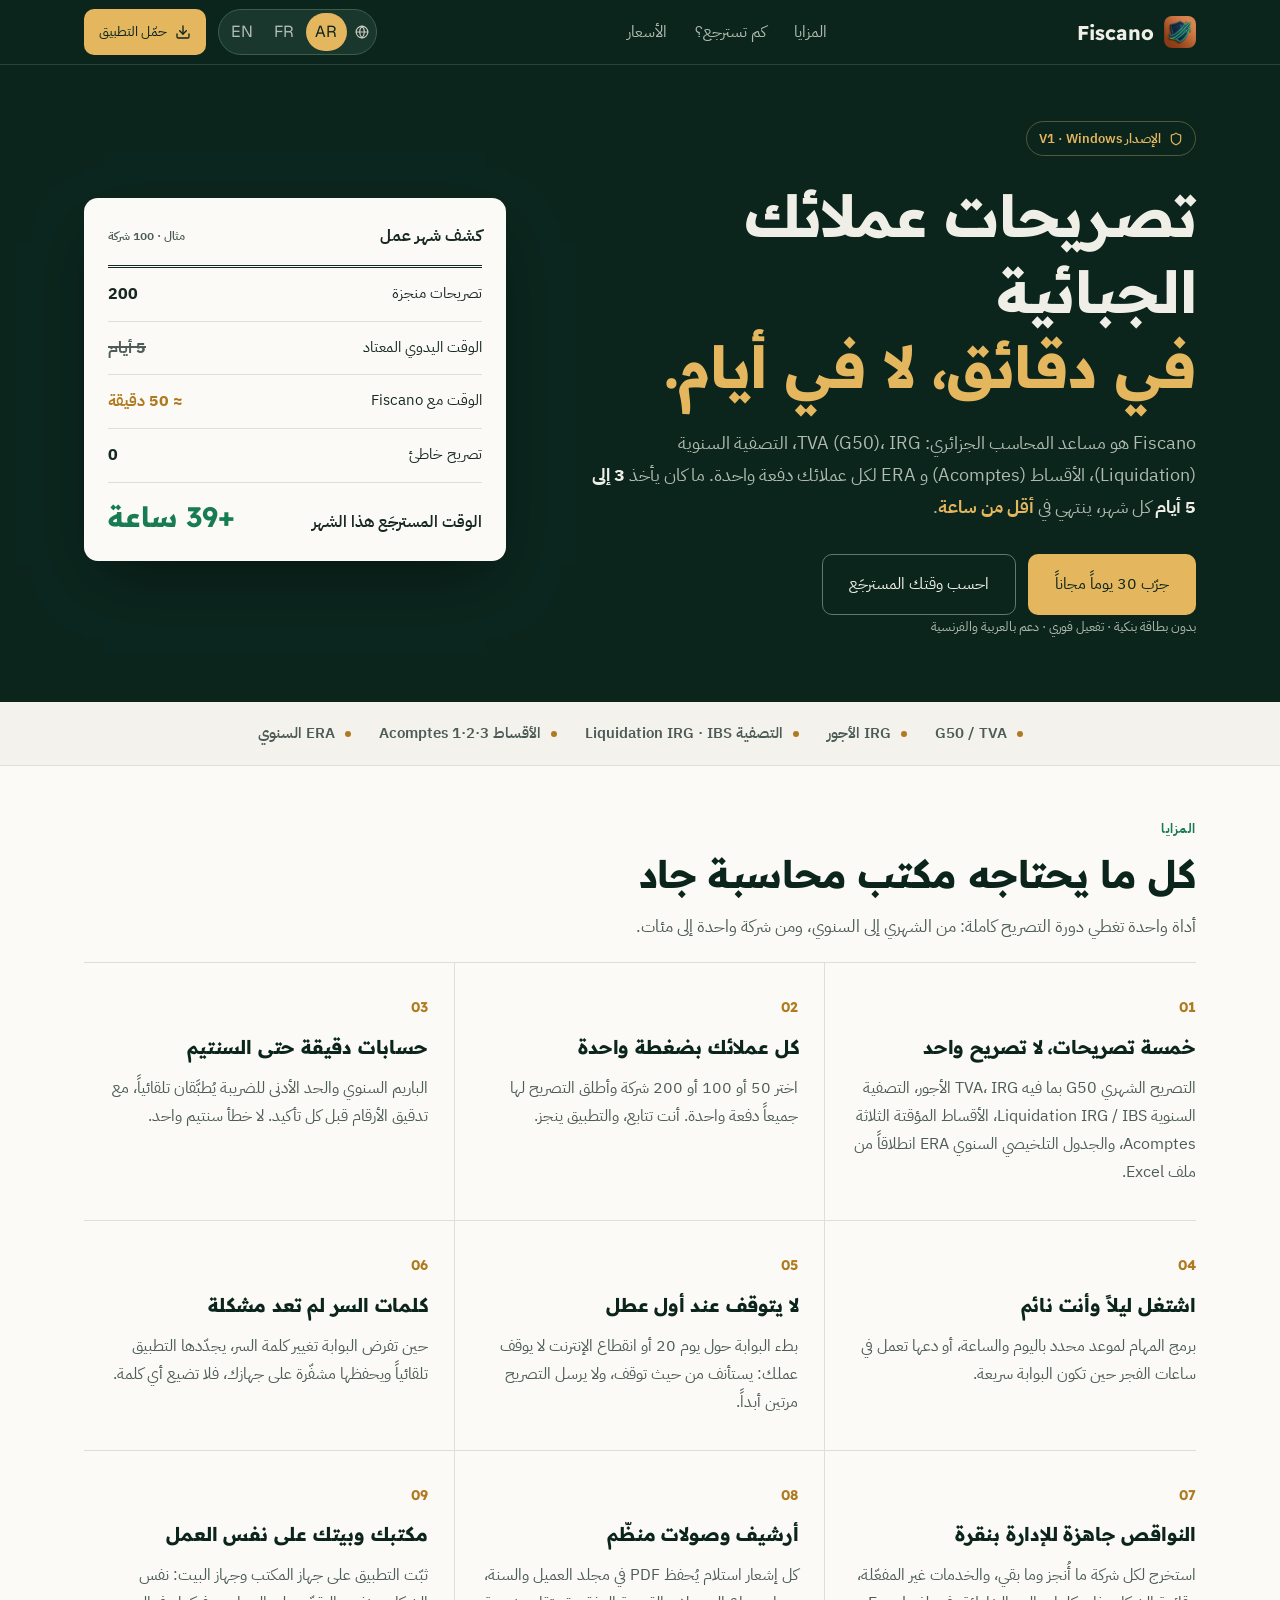
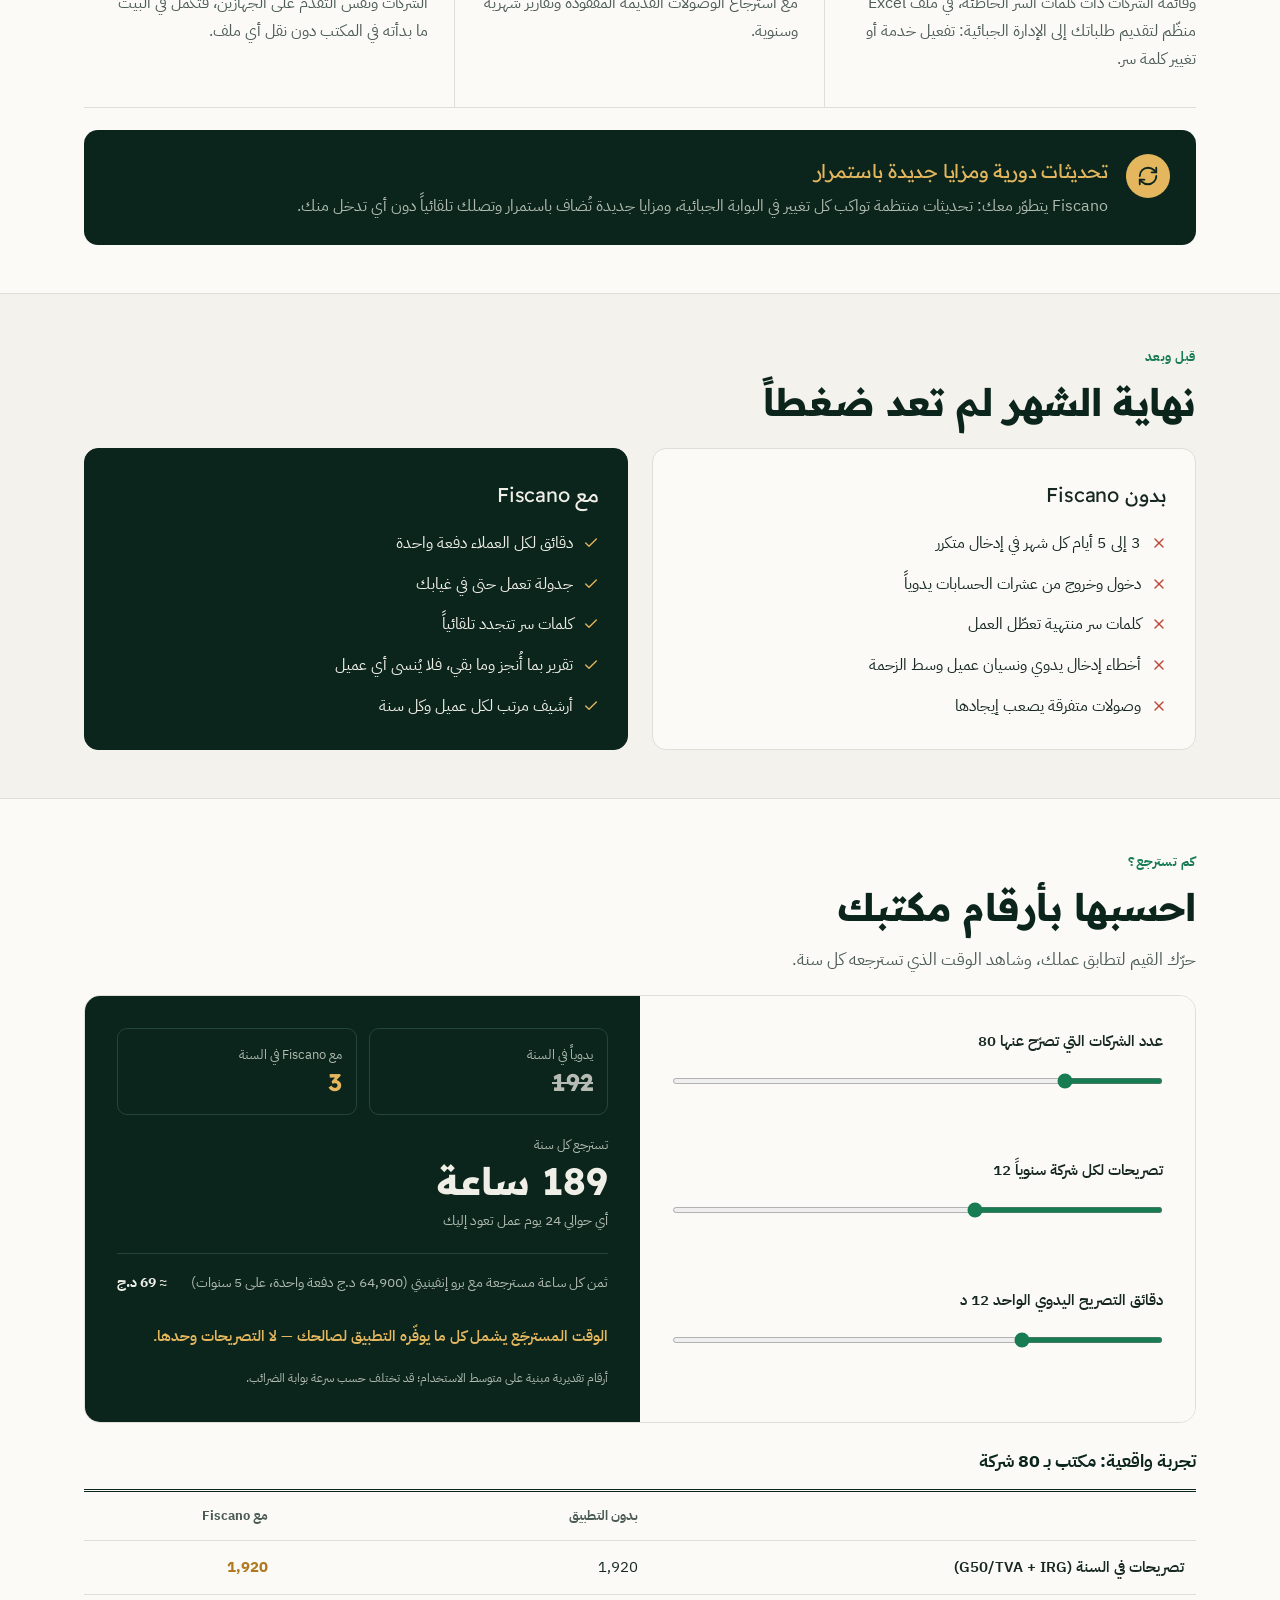
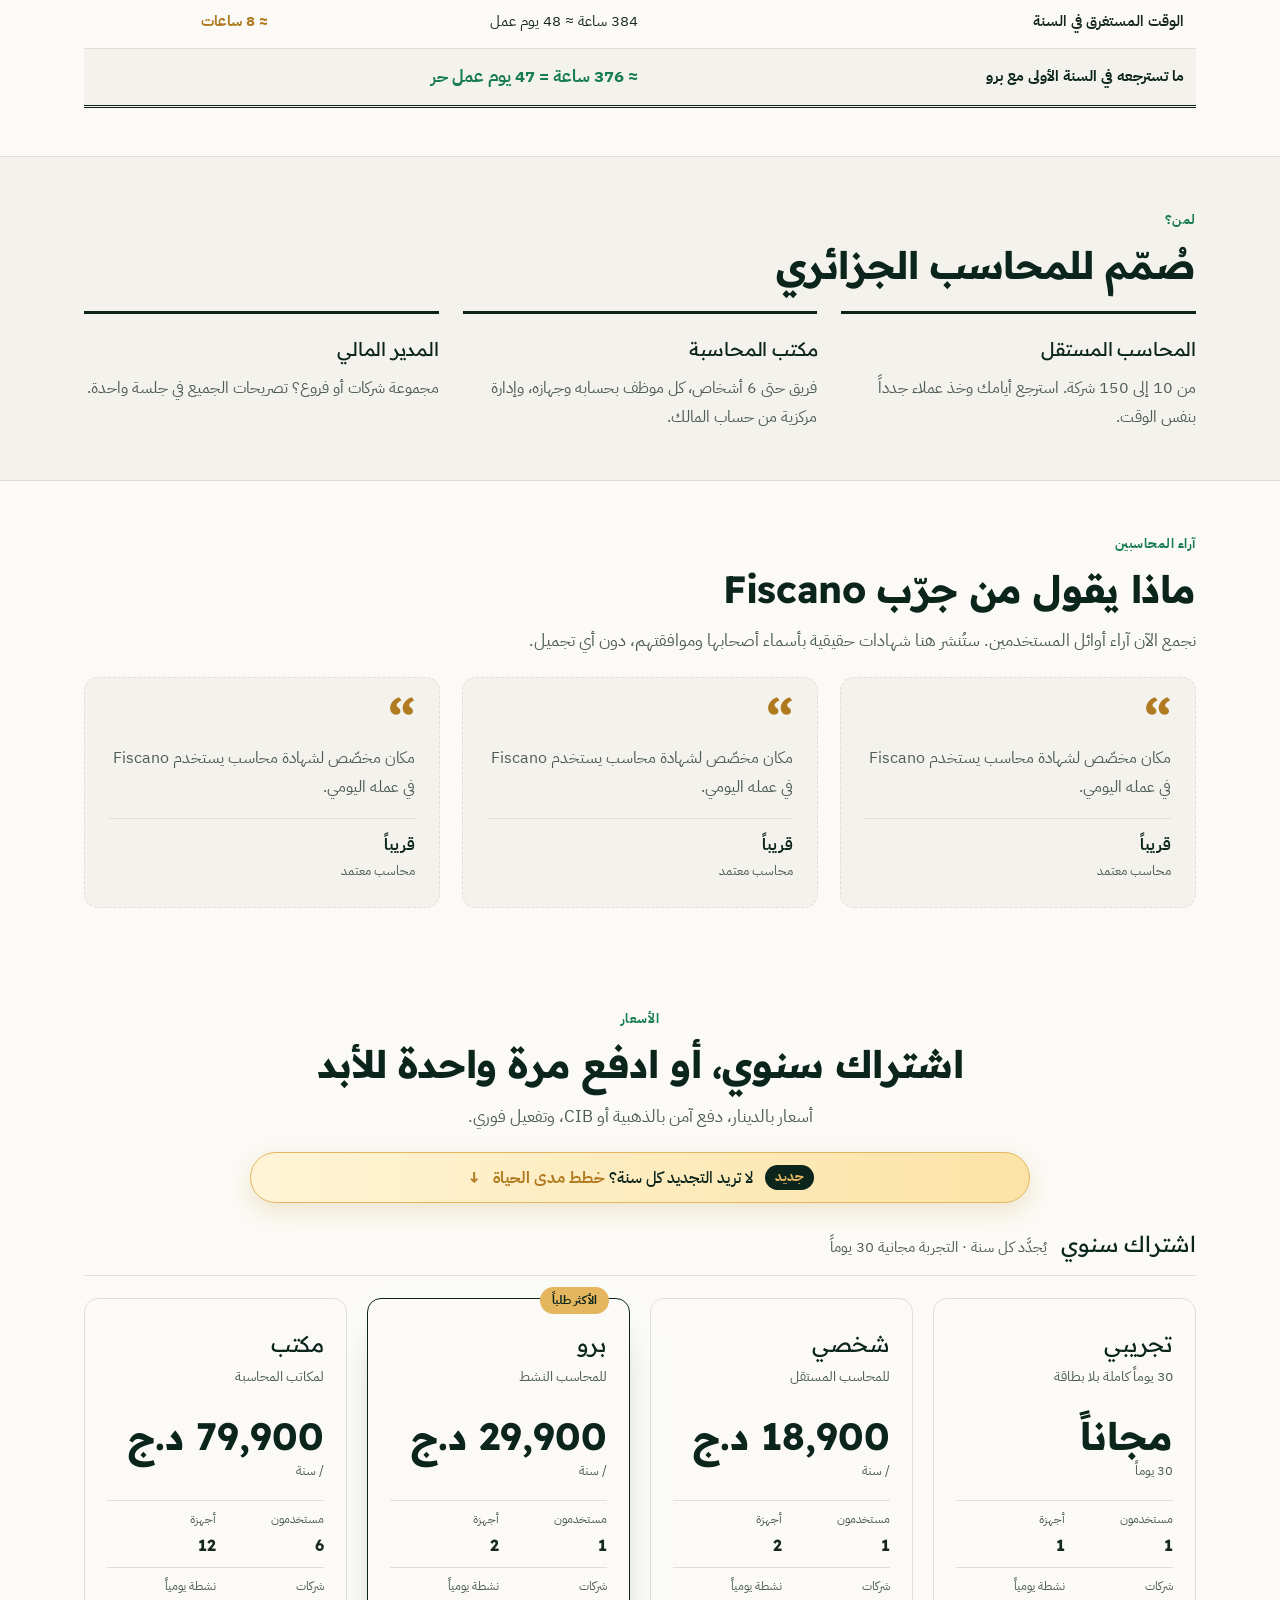
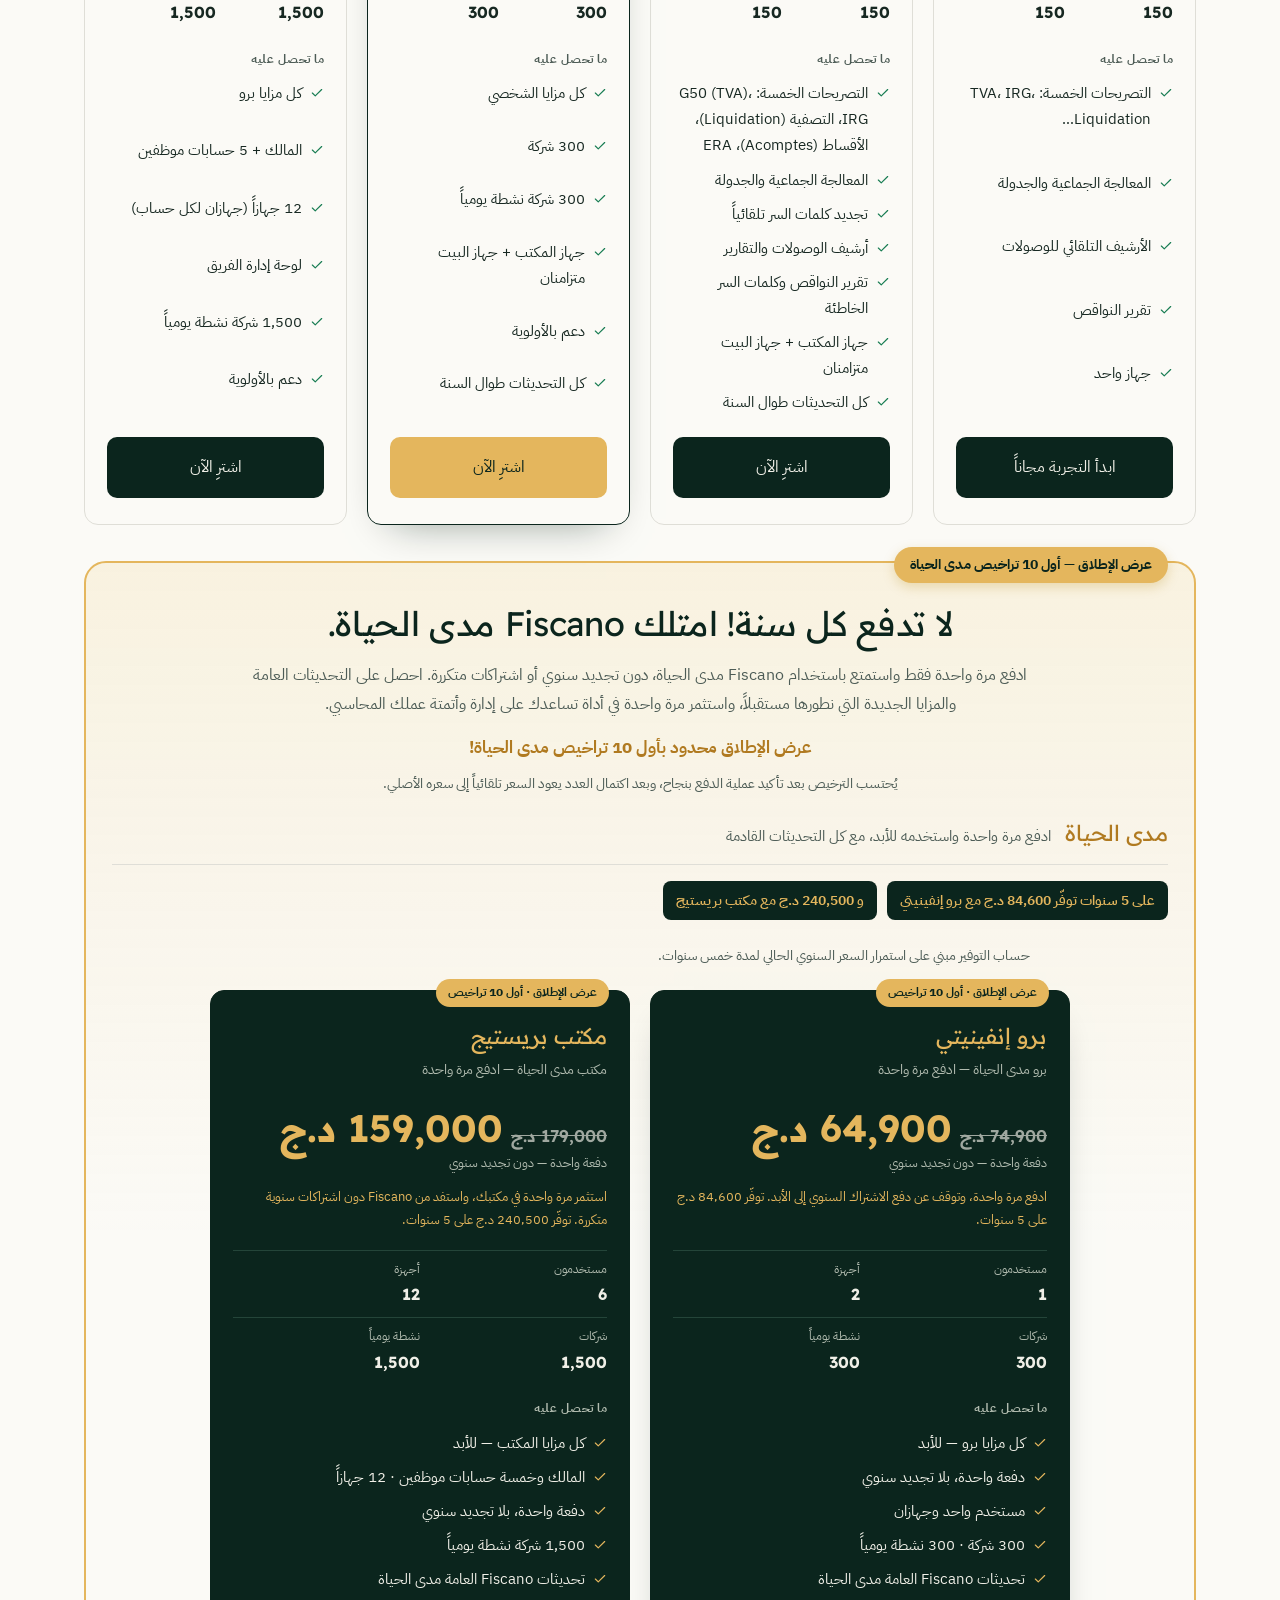
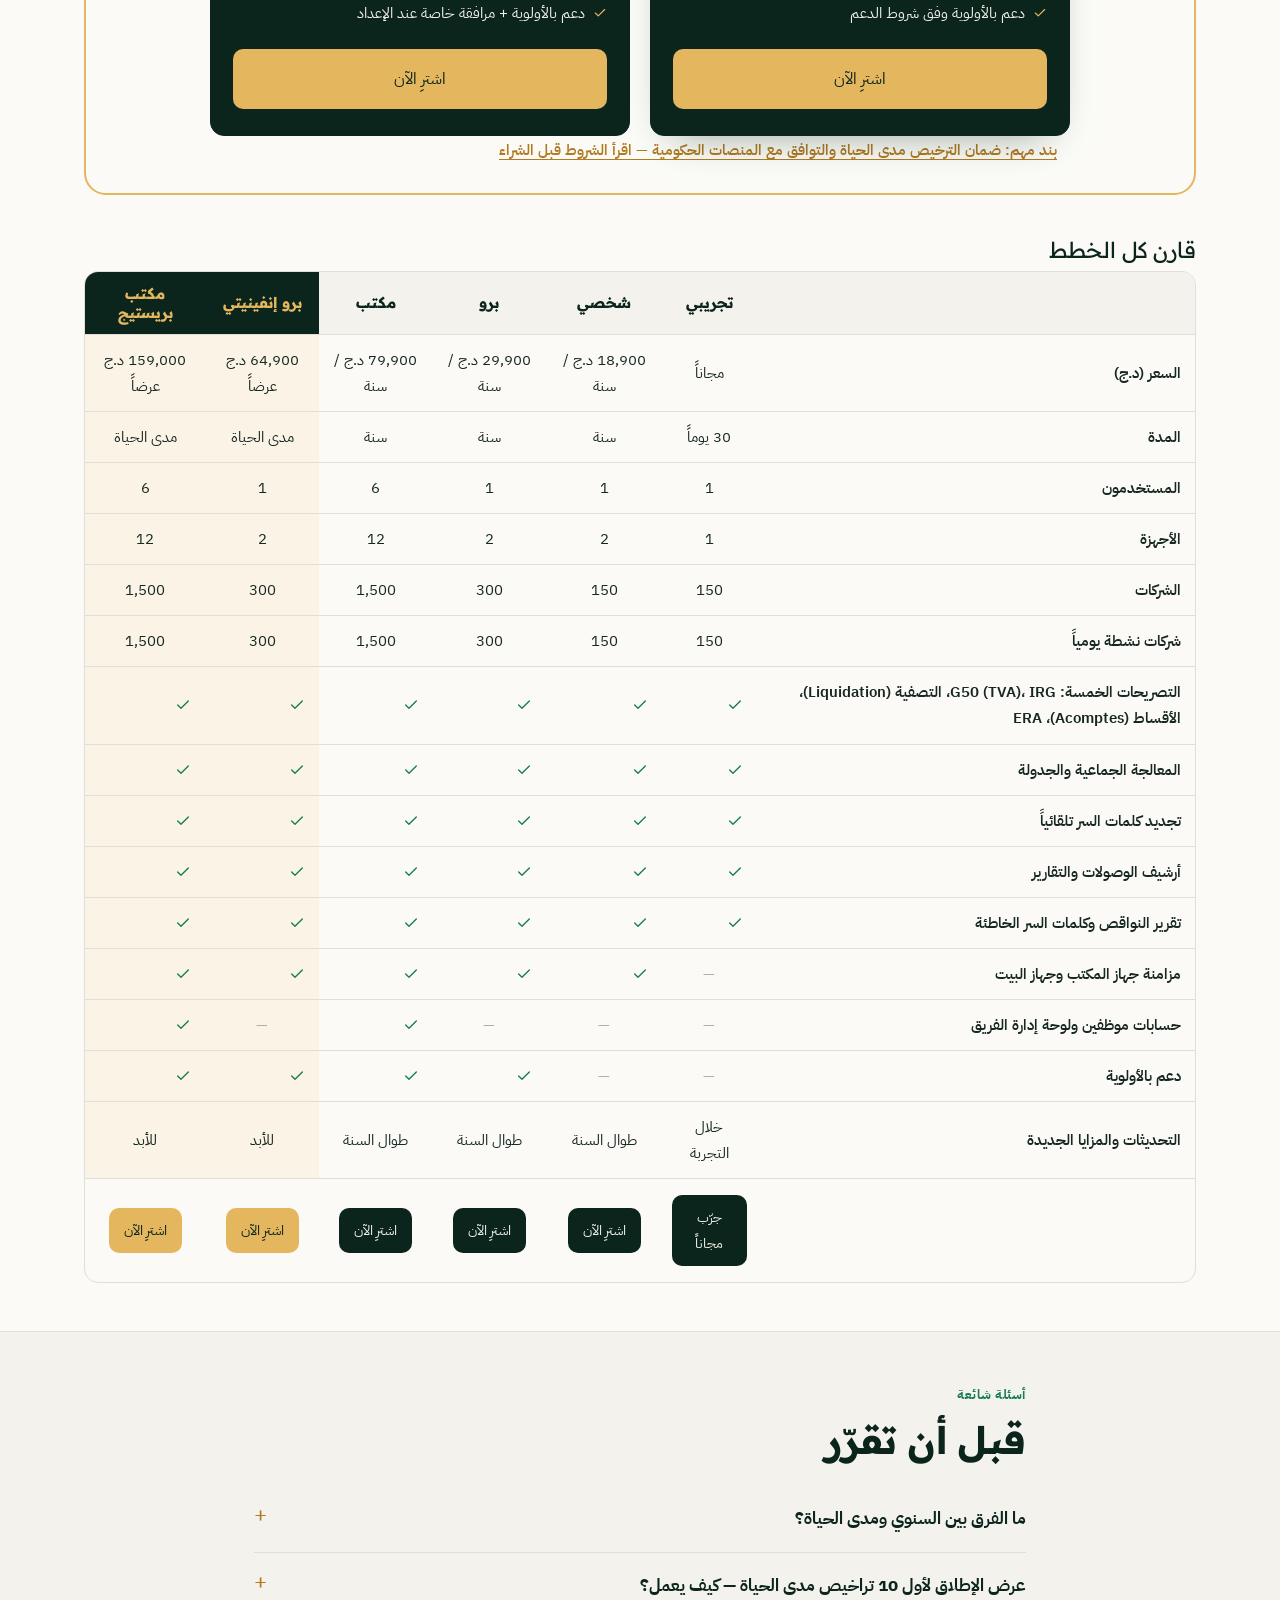
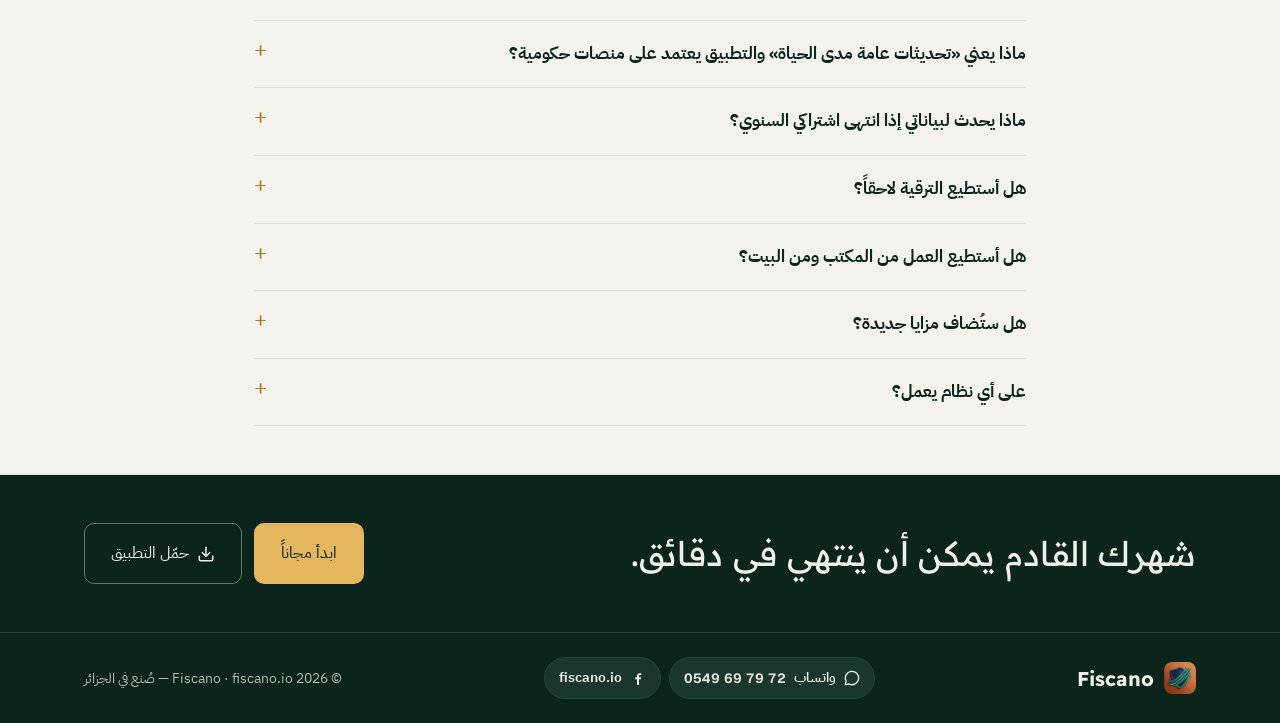
<file: index.html>
<!doctype html>
<html lang="ar" dir="rtl">
  <head>
    <meta charset="UTF-8" />
    <link rel="icon" type="image/png" href="/favicon.png" />
    <meta name="viewport" content="width=device-width, initial-scale=1.0" />
    <title>Fiscano | التصريحات الجبائية لكل عملائك في دقائق</title>
    <meta name="description" content="Fiscano — مساعد المحاسب الجزائري: TVA، IRG، التصفية السنوية، الأقساط و ERA لكل عملائك دفعة واحدة. وفّر 3 إلى 5 أيام كل شهر." />
    <link rel="canonical" href="https://fiscano.io/" />
    <meta name="theme-color" content="#14302a" />
    <meta property="og:type" content="website" />
    <meta property="og:site_name" content="Fiscano" />
    <meta property="og:url" content="https://fiscano.io/" />
    <meta property="og:title" content="Fiscano | التصريحات الجبائية في دقائق لا في أيام" />
    <meta property="og:description" content="صرّح عن كل عملائك دفعة واحدة، وأرجع أيامك ووقتك." />
    <meta property="og:image" content="https://fiscano.io/logo.png" />
    <link rel="preconnect" href="https://fonts.googleapis.com" />
    <link rel="preconnect" href="https://fonts.gstatic.com" crossorigin />
    <link href="https://fonts.googleapis.com/css2?family=IBM+Plex+Sans+Arabic:wght@400;500;600;700&family=Readex+Pro:wght@500;600;700&family=Cairo:wght@400;600;700;800;900&display=swap" rel="stylesheet" />
    <script type="module" crossorigin src="/assets/index-B5Yfn9Ac.js"></script>
    <link rel="stylesheet" crossorigin href="/assets/index-DG0UuOMJ.css">
  </head>
  <body>
    <div id="root"></div>
  </body>
</html>
</file>
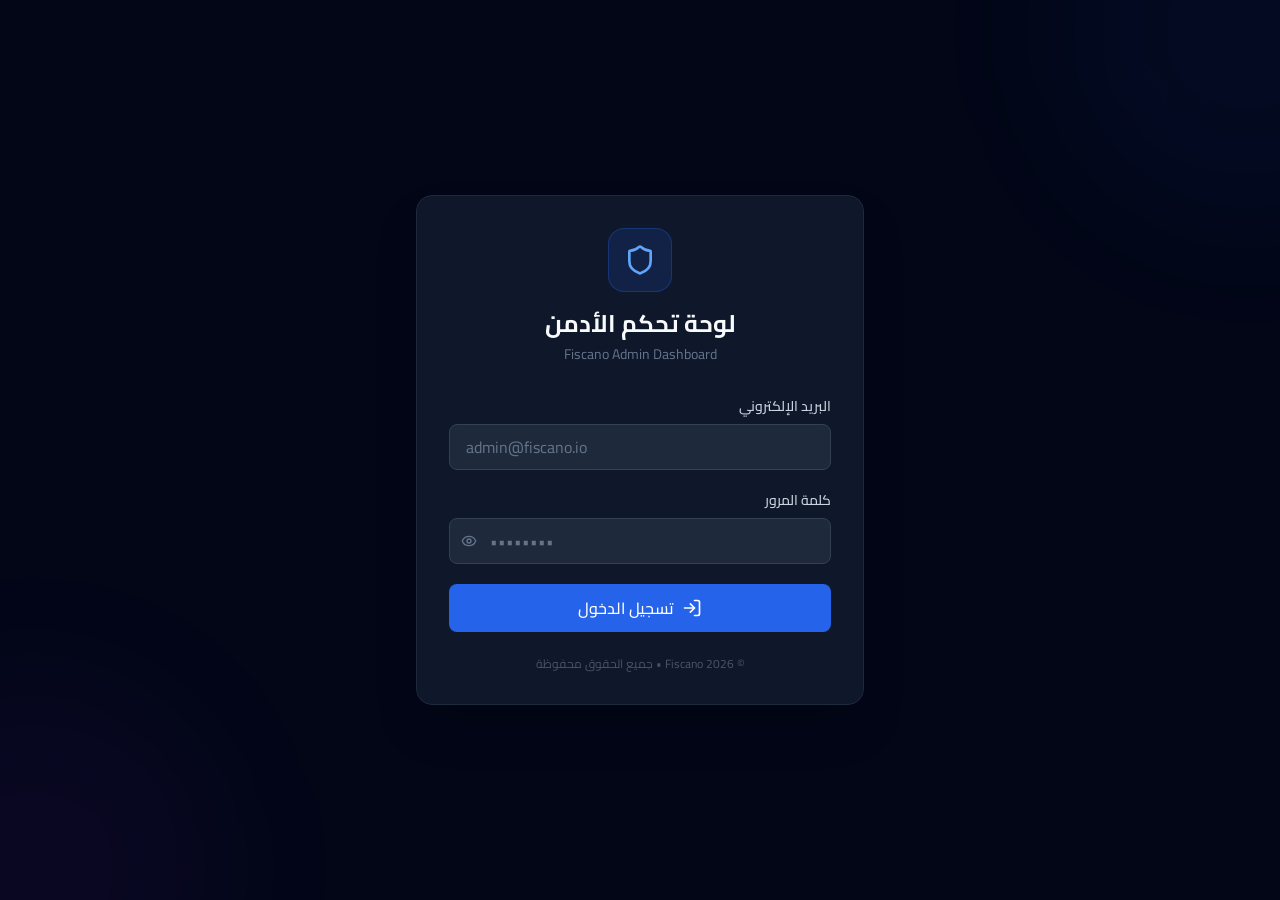
<file: admin/index.html>
<!doctype html>
<html lang="ar" dir="rtl">
  <head>
    <meta charset="UTF-8" />
    <link rel="icon" type="image/svg+xml" href="/admin/favicon.svg" />
    <meta name="viewport" content="width=device-width, initial-scale=1.0" />
    <title>لوحة تحكم الأدمن - Fiscano</title>
    <meta name="description" content="لوحة تحكم إدارية لإدارة المستخدمين والتراخيص والأجهزة في منصة Fiscano" />
    <link rel="preconnect" href="https://fonts.googleapis.com" />
    <link rel="preconnect" href="https://fonts.gstatic.com" crossorigin />
    <link href="https://fonts.googleapis.com/css2?family=Cairo:wght@300;400;500;600;700;800&display=swap" rel="stylesheet" />
    <script type="module" crossorigin src="/admin/assets/index-KusbM8Jl.js"></script>
    <link rel="stylesheet" crossorigin href="/admin/assets/index-C01mzhBm.css">
  </head>
  <body>
    <div id="root"></div>
  </body>
</html>
</file>
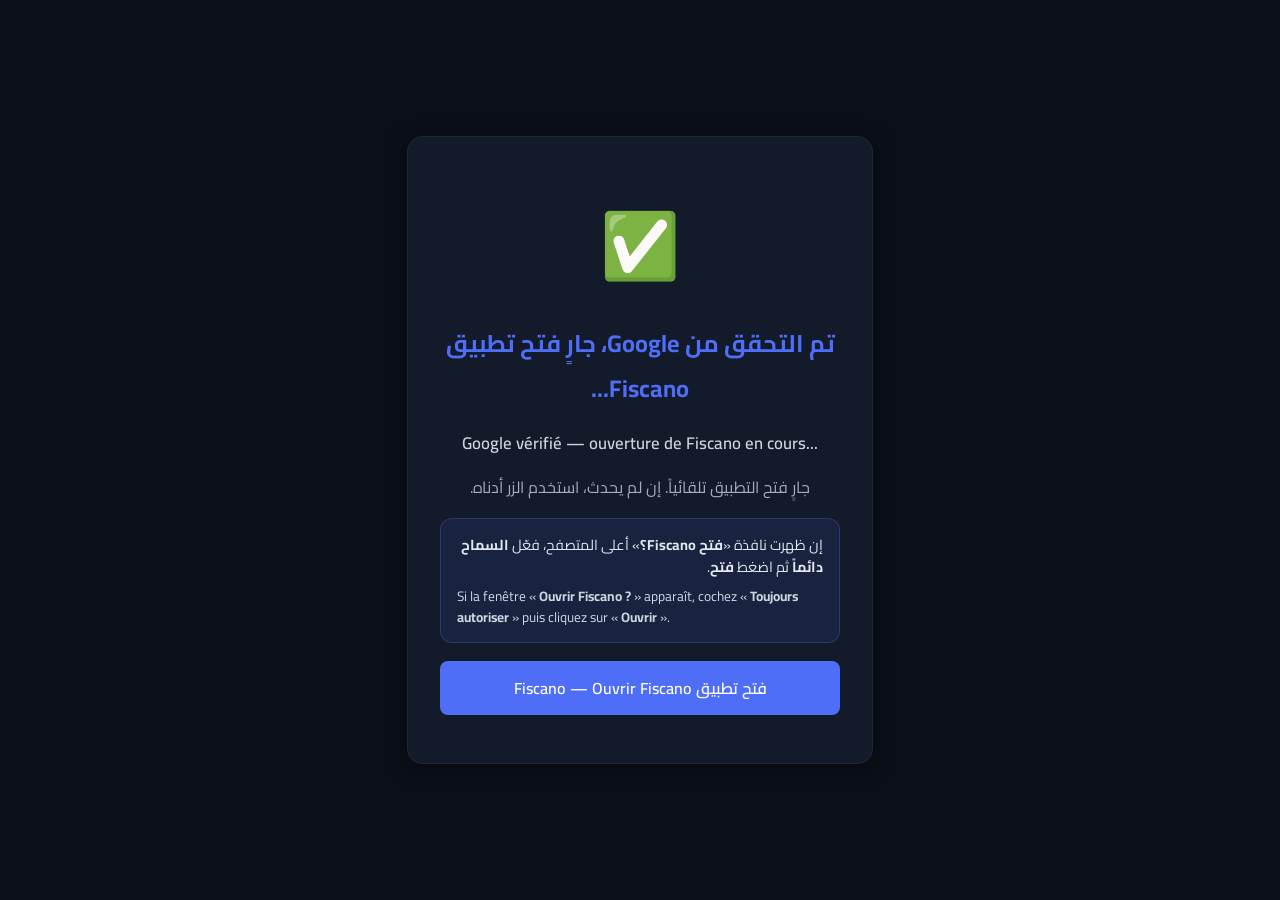
<file: auth-success.html>
<!DOCTYPE html>
<html lang="ar" dir="rtl">
<head>
    <meta charset="UTF-8">
    <meta name="viewport" content="width=device-width, initial-scale=1.0">
    <title>تم التحقق من Google، جارٍ فتح تطبيق Fiscano...</title>
    <link href="https://fonts.googleapis.com/css2?family=Cairo:wght@400;600;700&display=swap" rel="stylesheet">
    <style>
        body {
            margin: 0;
            padding: 0;
            height: 100vh;
            display: flex;
            align-items: center;
            justify-content: center;
            background-color: #0b0f19;
            color: #ffffff;
            font-family: 'Cairo', sans-serif;
            text-align: center;
        }
        .container {
            background: #131a2a;
            padding: 3rem 2rem;
            border-radius: 1rem;
            box-shadow: 0 4px 20px rgba(0, 0, 0, 0.4);
            border: 1px solid rgba(255, 255, 255, 0.05);
            max-width: 400px;
            width: 90%;
        }
        .icon {
            font-size: 4rem;
            margin-bottom: 1rem;
            display: inline-block;
            animation: pulse 2s infinite;
        }
        @keyframes pulse {
            0% { transform: scale(1); }
            50% { transform: scale(1.1); }
            100% { transform: scale(1); }
        }
        h1 {
            font-size: 1.5rem;
            margin-top: 0;
            margin-bottom: 1rem;
            color: #4f6ef7;
        }
        .subtitle-fr {
            font-size: 1.05rem;
            font-weight: 600;
            color: #cbd5e1;
            margin: 0 0 1rem 0;
            direction: ltr;
        }
        p {
            color: #a0aec0;
            font-size: 1rem;
            line-height: 1.6;
            margin: 0.5rem 0;
        }
        .hint-box {
            background: rgba(79, 110, 247, 0.1);
            border: 1px solid rgba(79, 110, 247, 0.3);
            border-radius: 0.75rem;
            padding: 0.9rem 1rem;
            margin: 1.1rem 0;
            font-size: 0.9rem;
            color: #e2e8f0;
            line-height: 1.55;
            text-align: right;
        }
        .hint-box.is-edge { border-color: rgba(79, 110, 247, 0.7); }
        .hint-fr { direction: ltr; margin-top: 0.45rem; color: #cbd5e1; font-size: 0.85rem; text-align: left; }
        .btn {
            display: block;
            width: 100%;
            box-sizing: border-box;
            margin-top: 0.75rem;
            padding: 0.75rem 1.5rem;
            background: #4f6ef7;
            color: white;
            text-decoration: none;
            border-radius: 0.5rem;
            font-weight: 600;
            transition: background 0.2s;
            cursor: pointer;
            border: none;
        }
        .btn:hover {
            background: #3a56e0;
        }
        .btn.is-busy { opacity: 0.55; pointer-events: none; }
    </style>
</head>
<body>
    <div class="container">
        <div class="icon">✅</div>
        <h1 id="status-title">تم التحقق من Google، جارٍ فتح تطبيق Fiscano...</h1>
        <div class="subtitle-fr">Google vérifié — ouverture de Fiscano en cours...</div>
        <p id="status-desc">جارٍ فتح التطبيق تلقائياً. إن لم يحدث، استخدم الزر أدناه.</p>

        <div class="hint-box" id="edge-hint">
            <div id="edge-only-hint" hidden>
                <div>على Microsoft Edge: في النافذة «<strong>فتح Fiscano؟</strong>» اختر <strong>السماح دائماً</strong> ثم اضغط <strong>فتح</strong>.</div>
                <div class="hint-fr">Sur Microsoft Edge : dans la fenêtre « <strong>Ouvrir Fiscano ?</strong> », choisissez « <strong>Toujours autoriser</strong> » puis « <strong>Ouvrir</strong> ».</div>
            </div>
            <div>إن ظهرت نافذة «<strong>فتح Fiscano؟</strong>» أعلى المتصفح، فعّل <strong>السماح دائماً</strong> ثم اضغط <strong>فتح</strong>.</div>
            <div class="hint-fr">Si la fenêtre « <strong>Ouvrir Fiscano ?</strong> » apparaît, cochez « <strong>Toujours autoriser</strong> » puis cliquez sur « <strong>Ouvrir</strong> ».</div>
        </div>

        <a id="open-app-btn" class="btn" href="fiscano://auth-callback">فتح تطبيق Fiscano — Ouvrir Fiscano</a>
    </div>

    <script src="/auth-success.js"></script>
</body>
</html>
</file>
<file: admin/assets/index-C01mzhBm.css>
*,:before,:after,::backdrop{--tw-border-spacing-x:0;--tw-border-spacing-y:0;--tw-translate-x:0;--tw-translate-y:0;--tw-rotate:0;--tw-skew-x:0;--tw-skew-y:0;--tw-scale-x:1;--tw-scale-y:1;--tw-pan-x: ;--tw-pan-y: ;--tw-pinch-zoom: ;--tw-scroll-snap-strictness:proximity;--tw-gradient-from-position: ;--tw-gradient-via-position: ;--tw-gradient-to-position: ;--tw-ordinal: ;--tw-slashed-zero: ;--tw-numeric-figure: ;--tw-numeric-spacing: ;--tw-numeric-fraction: ;--tw-ring-inset: ;--tw-ring-offset-width:0px;--tw-ring-offset-color:#fff;--tw-ring-color:#3b82f680;--tw-ring-offset-shadow:0 0 #0000;--tw-ring-shadow:0 0 #0000;--tw-shadow:0 0 #0000;--tw-shadow-colored:0 0 #0000;--tw-blur: ;--tw-brightness: ;--tw-contrast: ;--tw-grayscale: ;--tw-hue-rotate: ;--tw-invert: ;--tw-saturate: ;--tw-sepia: ;--tw-drop-shadow: ;--tw-backdrop-blur: ;--tw-backdrop-brightness: ;--tw-backdrop-contrast: ;--tw-backdrop-grayscale: ;--tw-backdrop-hue-rotate: ;--tw-backdrop-invert: ;--tw-backdrop-opacity: ;--tw-backdrop-saturate: ;--tw-backdrop-sepia: ;--tw-contain-size: ;--tw-contain-layout: ;--tw-contain-paint: ;--tw-contain-style: }*,:before,:after{box-sizing:border-box;border:0 solid #e5e7eb}:before,:after{--tw-content:""}html,:host{-webkit-text-size-adjust:100%;tab-size:4;font-feature-settings:normal;font-variation-settings:normal;-webkit-tap-highlight-color:transparent;font-family:Cairo,sans-serif;line-height:1.5}body{line-height:inherit;margin:0}hr{height:0;color:inherit;border-top-width:1px}abbr:where([title]){-webkit-text-decoration:underline dotted;text-decoration:underline dotted}h1,h2,h3,h4,h5,h6{font-size:inherit;font-weight:inherit}a{color:inherit;-webkit-text-decoration:inherit;text-decoration:inherit}b,strong{font-weight:bolder}code,kbd,samp,pre{font-feature-settings:normal;font-variation-settings:normal;font-family:ui-monospace,SFMono-Regular,Menlo,Monaco,Consolas,Liberation Mono,Courier New,monospace;font-size:1em}small{font-size:80%}sub,sup{vertical-align:baseline;font-size:75%;line-height:0;position:relative}sub{bottom:-.25em}sup{top:-.5em}table{text-indent:0;border-color:inherit;border-collapse:collapse}button,input,optgroup,select,textarea{font-feature-settings:inherit;font-variation-settings:inherit;font-family:inherit;font-size:100%;font-weight:inherit;line-height:inherit;letter-spacing:inherit;color:inherit;margin:0;padding:0}button,select{text-transform:none}button,input:where([type=button]),input:where([type=reset]),input:where([type=submit]){-webkit-appearance:button;background-color:#0000;background-image:none}:-moz-focusring{outline:auto}:-moz-ui-invalid{box-shadow:none}progress{vertical-align:baseline}::-webkit-inner-spin-button{height:auto}::-webkit-outer-spin-button{height:auto}[type=search]{-webkit-appearance:textfield;outline-offset:-2px}::-webkit-search-decoration{-webkit-appearance:none}::-webkit-file-upload-button{-webkit-appearance:button;font:inherit}summary{display:list-item}blockquote,dl,dd,h1,h2,h3,h4,h5,h6,hr,figure,p,pre{margin:0}fieldset{margin:0;padding:0}legend{padding:0}ol,ul,menu{margin:0;padding:0;list-style:none}dialog{padding:0}textarea{resize:vertical}input::-moz-placeholder{opacity:1;color:#9ca3af}textarea::-moz-placeholder{opacity:1;color:#9ca3af}input::placeholder,textarea::placeholder{opacity:1;color:#9ca3af}button,[role=button]{cursor:pointer}:disabled{cursor:default}img,svg,video,canvas,audio,iframe,embed,object{vertical-align:middle;display:block}img,video{max-width:100%;height:auto}[hidden]:where(:not([hidden=until-found])){display:none}*{box-sizing:border-box}html{scroll-behavior:smooth;direction:rtl}body{--tw-bg-opacity:1;background-color:rgb(2 6 23/var(--tw-bg-opacity,1));--tw-text-opacity:1;color:rgb(241 245 249/var(--tw-text-opacity,1));-webkit-font-smoothing:antialiased;-moz-osx-font-smoothing:grayscale;font-feature-settings:"ss01", "ss02";font-family:Cairo,sans-serif}::-webkit-scrollbar{width:6px;height:6px}::-webkit-scrollbar-track{--tw-bg-opacity:1;background-color:rgb(15 23 42/var(--tw-bg-opacity,1))}::-webkit-scrollbar-thumb{--tw-bg-opacity:1;background-color:rgb(71 85 105/var(--tw-bg-opacity,1));border-radius:9999px}::-webkit-scrollbar-thumb:hover{--tw-bg-opacity:1;background-color:rgb(100 116 139/var(--tw-bg-opacity,1))}.btn-primary{--tw-bg-opacity:1;background-color:rgb(37 99 235/var(--tw-bg-opacity,1));--tw-text-opacity:1;color:rgb(255 255 255/var(--tw-text-opacity,1));border-radius:.5rem;align-items:center;gap:.5rem;padding:.5rem 1rem;font-weight:500;transition-property:all;transition-duration:.2s;transition-timing-function:cubic-bezier(.4,0,.2,1);display:inline-flex}.btn-primary:hover{--tw-bg-opacity:1;background-color:rgb(59 130 246/var(--tw-bg-opacity,1))}.btn-primary:active{--tw-scale-x:.95;--tw-scale-y:.95;transform:translate(var(--tw-translate-x), var(--tw-translate-y)) rotate(var(--tw-rotate)) skewX(var(--tw-skew-x)) skewY(var(--tw-skew-y)) scaleX(var(--tw-scale-x)) scaleY(var(--tw-scale-y))}.btn-primary:disabled{cursor:not-allowed;opacity:.5}.btn-secondary{--tw-border-opacity:1;border-width:1px;border-color:rgb(51 65 85/var(--tw-border-opacity,1));--tw-bg-opacity:1;background-color:rgb(30 41 59/var(--tw-bg-opacity,1));--tw-text-opacity:1;color:rgb(226 232 240/var(--tw-text-opacity,1));border-radius:.5rem;align-items:center;gap:.5rem;padding:.5rem 1rem;font-weight:500;transition-property:all;transition-duration:.2s;transition-timing-function:cubic-bezier(.4,0,.2,1);display:inline-flex}.btn-secondary:hover{--tw-border-opacity:1;border-color:rgb(71 85 105/var(--tw-border-opacity,1));--tw-bg-opacity:1;background-color:rgb(51 65 85/var(--tw-bg-opacity,1))}.btn-danger{--tw-text-opacity:1;color:rgb(248 113 113/var(--tw-text-opacity,1));background-color:#dc26261a;border-width:1px;border-color:#dc262633;border-radius:.5rem;align-items:center;gap:.5rem;padding:.5rem 1rem;font-weight:500;transition-property:all;transition-duration:.2s;transition-timing-function:cubic-bezier(.4,0,.2,1);display:inline-flex}.btn-danger:hover{--tw-text-opacity:1;color:rgb(252 165 165/var(--tw-text-opacity,1));background-color:#dc262633}.btn-success{--tw-text-opacity:1;color:rgb(52 211 153/var(--tw-text-opacity,1));background-color:#0596691a;border-width:1px;border-color:#05966933;border-radius:.5rem;align-items:center;gap:.5rem;padding:.5rem 1rem;font-weight:500;transition-property:all;transition-duration:.2s;transition-timing-function:cubic-bezier(.4,0,.2,1);display:inline-flex}.btn-success:hover{--tw-text-opacity:1;color:rgb(110 231 183/var(--tw-text-opacity,1));background-color:#05966933}.card{--tw-border-opacity:1;border-width:1px;border-color:rgb(30 41 59/var(--tw-border-opacity,1));--tw-bg-opacity:1;background-color:rgb(15 23 42/var(--tw-bg-opacity,1));border-radius:.75rem;padding:1.5rem}.card-hover{--tw-border-opacity:1;border-width:1px;border-color:rgb(30 41 59/var(--tw-border-opacity,1));--tw-bg-opacity:1;background-color:rgb(15 23 42/var(--tw-bg-opacity,1));border-radius:.75rem;padding:1.5rem;transition-property:color,background-color,border-color,text-decoration-color,fill,stroke;transition-duration:.2s;transition-timing-function:cubic-bezier(.4,0,.2,1)}.card-hover:hover{--tw-border-opacity:1;border-color:rgb(51 65 85/var(--tw-border-opacity,1))}.input-field{--tw-border-opacity:1;border-width:1px;border-color:rgb(51 65 85/var(--tw-border-opacity,1));--tw-bg-opacity:1;background-color:rgb(30 41 59/var(--tw-bg-opacity,1));--tw-text-opacity:1;width:100%;color:rgb(241 245 249/var(--tw-text-opacity,1));border-radius:.5rem;padding:.625rem 1rem}.input-field::placeholder{--tw-placeholder-opacity:1;color:rgb(100 116 139/var(--tw-placeholder-opacity,1))}.input-field{outline-offset:2px;outline:2px solid #0000;transition-property:all;transition-duration:.2s;transition-timing-function:cubic-bezier(.4,0,.2,1)}.input-field:focus{--tw-border-opacity:1;border-color:rgb(59 130 246/var(--tw-border-opacity,1));--tw-ring-offset-shadow:var(--tw-ring-inset) 0 0 0 var(--tw-ring-offset-width) var(--tw-ring-offset-color);--tw-ring-shadow:var(--tw-ring-inset) 0 0 0 calc(2px + var(--tw-ring-offset-width)) var(--tw-ring-color);box-shadow:var(--tw-ring-offset-shadow), var(--tw-ring-shadow), var(--tw-shadow,0 0 #0000);--tw-ring-color:#3b82f680}.select-field{--tw-border-opacity:1;border-width:1px;border-color:rgb(51 65 85/var(--tw-border-opacity,1));--tw-bg-opacity:1;background-color:rgb(30 41 59/var(--tw-bg-opacity,1));--tw-text-opacity:1;width:100%;color:rgb(241 245 249/var(--tw-text-opacity,1));outline-offset:2px;border-radius:.5rem;outline:2px solid #0000;padding:.625rem 1rem;transition-property:all;transition-duration:.2s;transition-timing-function:cubic-bezier(.4,0,.2,1)}.select-field:focus{--tw-border-opacity:1;border-color:rgb(59 130 246/var(--tw-border-opacity,1));--tw-ring-offset-shadow:var(--tw-ring-inset) 0 0 0 var(--tw-ring-offset-width) var(--tw-ring-offset-color);--tw-ring-shadow:var(--tw-ring-inset) 0 0 0 calc(2px + var(--tw-ring-offset-width)) var(--tw-ring-color);box-shadow:var(--tw-ring-offset-shadow), var(--tw-ring-shadow), var(--tw-shadow,0 0 #0000);--tw-ring-color:#3b82f680}.badge{border-radius:9999px;align-items:center;gap:.25rem;padding:.125rem .625rem;font-size:.75rem;font-weight:500;line-height:1rem;display:inline-flex}.badge-blue{--tw-text-opacity:1;color:rgb(96 165 250/var(--tw-text-opacity,1));background-color:#3b82f626;border-radius:9999px;align-items:center;gap:.25rem;padding:.125rem .625rem;font-size:.75rem;font-weight:500;line-height:1rem;display:inline-flex}.badge-green{--tw-text-opacity:1;color:rgb(52 211 153/var(--tw-text-opacity,1));background-color:#10b98126;border-radius:9999px;align-items:center;gap:.25rem;padding:.125rem .625rem;font-size:.75rem;font-weight:500;line-height:1rem;display:inline-flex}.badge-purple{--tw-text-opacity:1;color:rgb(192 132 252/var(--tw-text-opacity,1));background-color:#a855f726;border-radius:9999px;align-items:center;gap:.25rem;padding:.125rem .625rem;font-size:.75rem;font-weight:500;line-height:1rem;display:inline-flex}.badge-orange{--tw-text-opacity:1;color:rgb(251 146 60/var(--tw-text-opacity,1));background-color:#f9731626;border-radius:9999px;align-items:center;gap:.25rem;padding:.125rem .625rem;font-size:.75rem;font-weight:500;line-height:1rem;display:inline-flex}.badge-red{--tw-text-opacity:1;color:rgb(248 113 113/var(--tw-text-opacity,1));background-color:#ef444426;border-radius:9999px;align-items:center;gap:.25rem;padding:.125rem .625rem;font-size:.75rem;font-weight:500;line-height:1rem;display:inline-flex}.badge-gray{--tw-bg-opacity:1;background-color:rgb(51 65 85/var(--tw-bg-opacity,1));--tw-text-opacity:1;color:rgb(148 163 184/var(--tw-text-opacity,1));border-radius:9999px;align-items:center;gap:.25rem;padding:.125rem .625rem;font-size:.75rem;font-weight:500;line-height:1rem;display:inline-flex}.table-header{text-align:right;text-transform:uppercase;letter-spacing:.05em;--tw-text-opacity:1;color:rgb(148 163 184/var(--tw-text-opacity,1));padding:.75rem 1rem;font-size:.75rem;font-weight:600;line-height:1rem}.table-cell{--tw-text-opacity:1;color:rgb(226 232 240/var(--tw-text-opacity,1));padding:.75rem 1rem;font-size:.875rem;line-height:1.25rem}.table-row{--tw-border-opacity:1;border-bottom-width:1px;border-color:rgb(30 41 59/var(--tw-border-opacity,1));transition-property:color,background-color,border-color,text-decoration-color,fill,stroke;transition-duration:.15s;transition-timing-function:cubic-bezier(.4,0,.2,1)}.table-row:hover{background-color:#1e293b80}.stat-card{--tw-border-opacity:1;border-width:1px;border-color:rgb(30 41 59/var(--tw-border-opacity,1));--tw-bg-opacity:1;background-color:rgb(15 23 42/var(--tw-bg-opacity,1));border-radius:.75rem;align-items:center;gap:1rem;padding:1.5rem;display:flex}.page-title{--tw-text-opacity:1;color:rgb(248 250 252/var(--tw-text-opacity,1));font-size:1.5rem;font-weight:700;line-height:2rem}.section-title{--tw-text-opacity:1;color:rgb(241 245 249/var(--tw-text-opacity,1));margin-bottom:1rem;font-size:1.125rem;font-weight:600;line-height:1.75rem}.pointer-events-none{pointer-events:none}.fixed{position:fixed}.absolute{position:absolute}.relative{position:relative}.sticky{position:sticky}.inset-0{inset:0}.-bottom-40{bottom:-10rem}.-left-40{left:-10rem}.-right-40{right:-10rem}.-top-40{top:-10rem}.bottom-4{bottom:1rem}.left-3{left:.75rem}.left-4{left:1rem}.right-0{right:0}.right-3{right:.75rem}.right-4{right:1rem}.top-0{top:0}.top-1\/2{top:50%}.top-4{top:1rem}.z-10{z-index:10}.z-20{z-index:20}.z-30{z-index:30}.z-40{z-index:40}.z-50{z-index:50}.z-\[100\]{z-index:100}.-mx-6{margin-left:-1.5rem;margin-right:-1.5rem}.mx-auto{margin-left:auto;margin-right:auto}.mb-0{margin-bottom:0}.mb-1{margin-bottom:.25rem}.mb-2{margin-bottom:.5rem}.mb-3{margin-bottom:.75rem}.mb-4{margin-bottom:1rem}.mb-6{margin-bottom:1.5rem}.mb-8{margin-bottom:2rem}.mr-2{margin-right:.5rem}.mt-0\.5{margin-top:.125rem}.mt-1{margin-top:.25rem}.mt-1\.5{margin-top:.375rem}.mt-2{margin-top:.5rem}.mt-3{margin-top:.75rem}.mt-4{margin-top:1rem}.mt-6{margin-top:1.5rem}.block{display:block}.flex{display:flex}.inline-flex{display:inline-flex}.table{display:table}.table-cell{display:table-cell}.table-row{display:table-row}.grid{display:grid}.h-1\.5{height:.375rem}.h-12{height:3rem}.h-16{height:4rem}.h-3{height:.75rem}.h-3\.5{height:.875rem}.h-32{height:8rem}.h-4{height:1rem}.h-5{height:1.25rem}.h-6{height:1.5rem}.h-64{height:16rem}.h-8{height:2rem}.h-9{height:2.25rem}.h-96{height:24rem}.h-\[220px\]{height:220px}.h-full{height:100%}.max-h-64{max-height:16rem}.max-h-\[85vh\]{max-height:85vh}.min-h-screen{min-height:100vh}.w-1\.5{width:.375rem}.w-10{width:2.5rem}.w-12{width:3rem}.w-16{width:4rem}.w-3{width:.75rem}.w-3\.5{width:.875rem}.w-36{width:9rem}.w-4{width:1rem}.w-40{width:10rem}.w-44{width:11rem}.w-5{width:1.25rem}.w-6{width:1.5rem}.w-64{width:16rem}.w-8{width:2rem}.w-9{width:2.25rem}.w-96{width:24rem}.w-full{width:100%}.min-w-0{min-width:0}.min-w-\[180px\]{min-width:180px}.min-w-\[200px\]{min-width:200px}.min-w-\[220px\]{min-width:220px}.min-w-\[300px\]{min-width:300px}.max-w-2xl{max-width:42rem}.max-w-3xl{max-width:48rem}.max-w-\[160px\]{max-width:160px}.max-w-\[180px\]{max-width:180px}.max-w-\[200px\]{max-width:200px}.max-w-\[280px\]{max-width:280px}.max-w-\[320px\]{max-width:320px}.max-w-\[420px\]{max-width:420px}.max-w-md{max-width:28rem}.flex-1{flex:1}.flex-shrink-0,.shrink-0{flex-shrink:0}.-translate-y-1\/2{--tw-translate-y:-50%;transform:translate(var(--tw-translate-x), var(--tw-translate-y)) rotate(var(--tw-rotate)) skewX(var(--tw-skew-x)) skewY(var(--tw-skew-y)) scaleX(var(--tw-scale-x)) scaleY(var(--tw-scale-y))}.translate-x-0{--tw-translate-x:0px;transform:translate(var(--tw-translate-x), var(--tw-translate-y)) rotate(var(--tw-rotate)) skewX(var(--tw-skew-x)) skewY(var(--tw-skew-y)) scaleX(var(--tw-scale-x)) scaleY(var(--tw-scale-y))}.translate-x-full{--tw-translate-x:100%;transform:translate(var(--tw-translate-x), var(--tw-translate-y)) rotate(var(--tw-rotate)) skewX(var(--tw-skew-x)) skewY(var(--tw-skew-y)) scaleX(var(--tw-scale-x)) scaleY(var(--tw-scale-y))}.transform{transform:translate(var(--tw-translate-x), var(--tw-translate-y)) rotate(var(--tw-rotate)) skewX(var(--tw-skew-x)) skewY(var(--tw-skew-y)) scaleX(var(--tw-scale-x)) scaleY(var(--tw-scale-y))}@keyframes fadeIn{0%{opacity:0;transform:translateY(4px)}to{opacity:1;transform:translateY(0)}}@keyframes pulse{50%{opacity:.5}}.animate-pulse{animation:2s cubic-bezier(.4,0,.6,1) infinite pulse}@keyframes spin{to{transform:rotate(360deg)}}.animate-spin{animation:1s linear infinite spin}.cursor-not-allowed{cursor:not-allowed}.cursor-pointer{cursor:pointer}.select-none{-webkit-user-select:none;user-select:none}.grid-cols-1{grid-template-columns:repeat(1,minmax(0,1fr))}.grid-cols-2{grid-template-columns:repeat(2,minmax(0,1fr))}.flex-col{flex-direction:column}.flex-wrap{flex-wrap:wrap}.items-start{align-items:flex-start}.items-end{align-items:flex-end}.items-center{align-items:center}.justify-start{justify-content:flex-start}.justify-end{justify-content:flex-end}.justify-center{justify-content:center}.justify-between{justify-content:space-between}.gap-1{gap:.25rem}.gap-1\.5{gap:.375rem}.gap-2{gap:.5rem}.gap-3{gap:.75rem}.gap-4{gap:1rem}.gap-6{gap:1.5rem}.space-y-1>:not([hidden])~:not([hidden]){--tw-space-y-reverse:0;margin-top:calc(.25rem * calc(1 - var(--tw-space-y-reverse)));margin-bottom:calc(.25rem * var(--tw-space-y-reverse))}.space-y-1\.5>:not([hidden])~:not([hidden]){--tw-space-y-reverse:0;margin-top:calc(.375rem * calc(1 - var(--tw-space-y-reverse)));margin-bottom:calc(.375rem * var(--tw-space-y-reverse))}.space-y-2>:not([hidden])~:not([hidden]){--tw-space-y-reverse:0;margin-top:calc(.5rem * calc(1 - var(--tw-space-y-reverse)));margin-bottom:calc(.5rem * var(--tw-space-y-reverse))}.space-y-3>:not([hidden])~:not([hidden]){--tw-space-y-reverse:0;margin-top:calc(.75rem * calc(1 - var(--tw-space-y-reverse)));margin-bottom:calc(.75rem * var(--tw-space-y-reverse))}.space-y-4>:not([hidden])~:not([hidden]){--tw-space-y-reverse:0;margin-top:calc(1rem * calc(1 - var(--tw-space-y-reverse)));margin-bottom:calc(1rem * var(--tw-space-y-reverse))}.space-y-5>:not([hidden])~:not([hidden]){--tw-space-y-reverse:0;margin-top:calc(1.25rem * calc(1 - var(--tw-space-y-reverse)));margin-bottom:calc(1.25rem * var(--tw-space-y-reverse))}.space-y-6>:not([hidden])~:not([hidden]){--tw-space-y-reverse:0;margin-top:calc(1.5rem * calc(1 - var(--tw-space-y-reverse)));margin-bottom:calc(1.5rem * var(--tw-space-y-reverse))}.overflow-hidden{overflow:hidden}.overflow-x-auto{overflow-x:auto}.overflow-y-auto{overflow-y:auto}.truncate{text-overflow:ellipsis;white-space:nowrap;overflow:hidden}.whitespace-nowrap{white-space:nowrap}.whitespace-pre-wrap{white-space:pre-wrap}.break-words{overflow-wrap:break-word}.break-all{word-break:break-all}.rounded{border-radius:.25rem}.rounded-2xl{border-radius:1rem}.rounded-full{border-radius:9999px}.rounded-lg{border-radius:.5rem}.rounded-md{border-radius:.375rem}.rounded-xl{border-radius:.75rem}.rounded-t{border-top-left-radius:.25rem;border-top-right-radius:.25rem}.border{border-width:1px}.border-b{border-bottom-width:1px}.border-b-2{border-bottom-width:2px}.border-l{border-left-width:1px}.border-t{border-top-width:1px}.border-amber-500\/30{border-color:#f59e0b4d}.border-blue-500\/30{border-color:#3b82f64d}.border-dark-700{--tw-border-opacity:1;border-color:rgb(51 65 85/var(--tw-border-opacity,1))}.border-dark-700\/80{border-color:#334155cc}.border-dark-800{--tw-border-opacity:1;border-color:rgb(30 41 59/var(--tw-border-opacity,1))}.border-emerald-500\/20{border-color:#10b98133}.border-emerald-500\/30{border-color:#10b9814d}.border-orange-500\/30{border-color:#f973164d}.border-primary-600{--tw-border-opacity:1;border-color:rgb(37 99 235/var(--tw-border-opacity,1))}.border-primary-600\/20{border-color:#2563eb33}.border-primary-600\/30{border-color:#2563eb4d}.border-red-500\/20{border-color:#ef444433}.border-red-500\/30{border-color:#ef44444d}.bg-amber-500\/10{background-color:#f59e0b1a}.bg-black\/60{background-color:#0009}.bg-black\/70{background-color:#000000b3}.bg-blue-500\/15{background-color:#3b82f626}.bg-dark-700{--tw-bg-opacity:1;background-color:rgb(51 65 85/var(--tw-bg-opacity,1))}.bg-dark-800{--tw-bg-opacity:1;background-color:rgb(30 41 59/var(--tw-bg-opacity,1))}.bg-dark-800\/40{background-color:#1e293b66}.bg-dark-800\/60{background-color:#1e293b99}.bg-dark-900{--tw-bg-opacity:1;background-color:rgb(15 23 42/var(--tw-bg-opacity,1))}.bg-dark-900\/70{background-color:#0f172ab3}.bg-dark-950{--tw-bg-opacity:1;background-color:rgb(2 6 23/var(--tw-bg-opacity,1))}.bg-emerald-400{--tw-bg-opacity:1;background-color:rgb(52 211 153/var(--tw-bg-opacity,1))}.bg-emerald-500\/10{background-color:#10b9811a}.bg-emerald-500\/15{background-color:#10b98126}.bg-orange-500\/15{background-color:#f9731626}.bg-primary-600{--tw-bg-opacity:1;background-color:rgb(37 99 235/var(--tw-bg-opacity,1))}.bg-primary-600\/15{background-color:#2563eb26}.bg-primary-600\/20{background-color:#2563eb33}.bg-primary-600\/5{background-color:#2563eb0d}.bg-primary-600\/70{background-color:#2563ebb3}.bg-purple-500\/15{background-color:#a855f726}.bg-purple-600\/5{background-color:#9333ea0d}.bg-red-500\/10{background-color:#ef44441a}.bg-red-500\/15{background-color:#ef444426}.p-2{padding:.5rem}.p-2\.5{padding:.625rem}.p-3{padding:.75rem}.p-3\.5{padding:.875rem}.p-4{padding:1rem}.p-5{padding:1.25rem}.p-6{padding:1.5rem}.p-8{padding:2rem}.px-1\.5{padding-left:.375rem;padding-right:.375rem}.px-2{padding-left:.5rem;padding-right:.5rem}.px-2\.5{padding-left:.625rem;padding-right:.625rem}.px-3{padding-left:.75rem;padding-right:.75rem}.px-4{padding-left:1rem;padding-right:1rem}.px-6{padding-left:1.5rem;padding-right:1.5rem}.py-0\.5{padding-top:.125rem;padding-bottom:.125rem}.py-1{padding-top:.25rem;padding-bottom:.25rem}.py-1\.5{padding-top:.375rem;padding-bottom:.375rem}.py-10{padding-top:2.5rem;padding-bottom:2.5rem}.py-2{padding-top:.5rem;padding-bottom:.5rem}.py-2\.5{padding-top:.625rem;padding-bottom:.625rem}.py-20{padding-top:5rem;padding-bottom:5rem}.py-24{padding-top:6rem;padding-bottom:6rem}.py-3{padding-top:.75rem;padding-bottom:.75rem}.py-4{padding-top:1rem;padding-bottom:1rem}.py-5{padding-top:1.25rem;padding-bottom:1.25rem}.py-6{padding-top:1.5rem;padding-bottom:1.5rem}.py-8{padding-top:2rem;padding-bottom:2rem}.pl-10{padding-left:2.5rem}.pr-10{padding-right:2.5rem}.pr-9{padding-right:2.25rem}.pt-2{padding-top:.5rem}.text-center{text-align:center}.font-mono{font-family:ui-monospace,SFMono-Regular,Menlo,Monaco,Consolas,Liberation Mono,Courier New,monospace}.text-2xl{font-size:1.5rem;line-height:2rem}.text-3xl{font-size:1.875rem;line-height:2.25rem}.text-4xl{font-size:2.25rem;line-height:2.5rem}.text-\[10px\]{font-size:10px}.text-\[11px\]{font-size:11px}.text-base{font-size:1rem;line-height:1.5rem}.text-lg{font-size:1.125rem;line-height:1.75rem}.text-sm{font-size:.875rem;line-height:1.25rem}.text-xl{font-size:1.25rem;line-height:1.75rem}.text-xs{font-size:.75rem;line-height:1rem}.font-bold{font-weight:700}.font-medium{font-weight:500}.font-semibold{font-weight:600}.leading-5{line-height:1.25rem}.text-amber-300{--tw-text-opacity:1;color:rgb(252 211 77/var(--tw-text-opacity,1))}.text-amber-400{--tw-text-opacity:1;color:rgb(251 191 36/var(--tw-text-opacity,1))}.text-blue-400{--tw-text-opacity:1;color:rgb(96 165 250/var(--tw-text-opacity,1))}.text-dark-100{--tw-text-opacity:1;color:rgb(241 245 249/var(--tw-text-opacity,1))}.text-dark-200{--tw-text-opacity:1;color:rgb(226 232 240/var(--tw-text-opacity,1))}.text-dark-300{--tw-text-opacity:1;color:rgb(203 213 225/var(--tw-text-opacity,1))}.text-dark-400{--tw-text-opacity:1;color:rgb(148 163 184/var(--tw-text-opacity,1))}.text-dark-50{--tw-text-opacity:1;color:rgb(248 250 252/var(--tw-text-opacity,1))}.text-dark-500{--tw-text-opacity:1;color:rgb(100 116 139/var(--tw-text-opacity,1))}.text-dark-600{--tw-text-opacity:1;color:rgb(71 85 105/var(--tw-text-opacity,1))}.text-emerald-300\/90{color:#6ee7b7e6}.text-emerald-400{--tw-text-opacity:1;color:rgb(52 211 153/var(--tw-text-opacity,1))}.text-green-400{--tw-text-opacity:1;color:rgb(74 222 128/var(--tw-text-opacity,1))}.text-orange-300{--tw-text-opacity:1;color:rgb(253 186 116/var(--tw-text-opacity,1))}.text-orange-400{--tw-text-opacity:1;color:rgb(251 146 60/var(--tw-text-opacity,1))}.text-orange-400\/80{color:#fb923ccc}.text-primary-400{--tw-text-opacity:1;color:rgb(96 165 250/var(--tw-text-opacity,1))}.text-purple-400{--tw-text-opacity:1;color:rgb(192 132 252/var(--tw-text-opacity,1))}.text-red-300{--tw-text-opacity:1;color:rgb(252 165 165/var(--tw-text-opacity,1))}.text-red-400{--tw-text-opacity:1;color:rgb(248 113 113/var(--tw-text-opacity,1))}.text-white{--tw-text-opacity:1;color:rgb(255 255 255/var(--tw-text-opacity,1))}.opacity-0{opacity:0}.opacity-40{opacity:.4}.opacity-60{opacity:.6}.opacity-70{opacity:.7}.shadow-2xl{--tw-shadow:0 25px 50px -12px #00000040;--tw-shadow-colored:0 25px 50px -12px var(--tw-shadow-color);box-shadow:var(--tw-ring-offset-shadow,0 0 #0000), var(--tw-ring-shadow,0 0 #0000), var(--tw-shadow)}.shadow-lg{--tw-shadow:0 10px 15px -3px #0000001a, 0 4px 6px -4px #0000001a;--tw-shadow-colored:0 10px 15px -3px var(--tw-shadow-color), 0 4px 6px -4px var(--tw-shadow-color);box-shadow:var(--tw-ring-offset-shadow,0 0 #0000), var(--tw-ring-shadow,0 0 #0000), var(--tw-shadow)}.shadow-xl{--tw-shadow:0 20px 25px -5px #0000001a, 0 8px 10px -6px #0000001a;--tw-shadow-colored:0 20px 25px -5px var(--tw-shadow-color), 0 8px 10px -6px var(--tw-shadow-color);box-shadow:var(--tw-ring-offset-shadow,0 0 #0000), var(--tw-ring-shadow,0 0 #0000), var(--tw-shadow)}.ring{--tw-ring-offset-shadow:var(--tw-ring-inset) 0 0 0 var(--tw-ring-offset-width) var(--tw-ring-offset-color);--tw-ring-shadow:var(--tw-ring-inset) 0 0 0 calc(3px + var(--tw-ring-offset-width)) var(--tw-ring-color);box-shadow:var(--tw-ring-offset-shadow), var(--tw-ring-shadow), var(--tw-shadow,0 0 #0000)}.blur-3xl{--tw-blur:blur(64px);filter:var(--tw-blur) var(--tw-brightness) var(--tw-contrast) var(--tw-grayscale) var(--tw-hue-rotate) var(--tw-invert) var(--tw-saturate) var(--tw-sepia) var(--tw-drop-shadow)}.filter{filter:var(--tw-blur) var(--tw-brightness) var(--tw-contrast) var(--tw-grayscale) var(--tw-hue-rotate) var(--tw-invert) var(--tw-saturate) var(--tw-sepia) var(--tw-drop-shadow)}.backdrop-blur-sm{--tw-backdrop-blur:blur(4px);-webkit-backdrop-filter:var(--tw-backdrop-blur) var(--tw-backdrop-brightness) var(--tw-backdrop-contrast) var(--tw-backdrop-grayscale) var(--tw-backdrop-hue-rotate) var(--tw-backdrop-invert) var(--tw-backdrop-opacity) var(--tw-backdrop-saturate) var(--tw-backdrop-sepia);backdrop-filter:var(--tw-backdrop-blur) var(--tw-backdrop-brightness) var(--tw-backdrop-contrast) var(--tw-backdrop-grayscale) var(--tw-backdrop-hue-rotate) var(--tw-backdrop-invert) var(--tw-backdrop-opacity) var(--tw-backdrop-saturate) var(--tw-backdrop-sepia)}.transition-all{transition-property:all;transition-duration:.15s;transition-timing-function:cubic-bezier(.4,0,.2,1)}.transition-colors{transition-property:color,background-color,border-color,text-decoration-color,fill,stroke;transition-duration:.15s;transition-timing-function:cubic-bezier(.4,0,.2,1)}.transition-transform{transition-property:transform;transition-duration:.15s;transition-timing-function:cubic-bezier(.4,0,.2,1)}.duration-200{transition-duration:.2s}.duration-300{transition-duration:.3s}.ease-in-out{transition-timing-function:cubic-bezier(.4,0,.2,1)}.animate-fade-in{animation:.2s ease-in-out fadeIn}.hover\:bg-dark-800:hover{--tw-bg-opacity:1;background-color:rgb(30 41 59/var(--tw-bg-opacity,1))}.hover\:bg-red-500\/10:hover{background-color:#ef44441a}.hover\:text-amber-300:hover{--tw-text-opacity:1;color:rgb(252 211 77/var(--tw-text-opacity,1))}.hover\:text-dark-200:hover{--tw-text-opacity:1;color:rgb(226 232 240/var(--tw-text-opacity,1))}.hover\:text-dark-300:hover{--tw-text-opacity:1;color:rgb(203 213 225/var(--tw-text-opacity,1))}.hover\:text-primary-300:hover{--tw-text-opacity:1;color:rgb(147 197 253/var(--tw-text-opacity,1))}.hover\:text-red-400:hover{--tw-text-opacity:1;color:rgb(248 113 113/var(--tw-text-opacity,1))}.group:hover .group-hover\:opacity-100{opacity:1}@media (width>=640px){.sm\:w-64{width:16rem}.sm\:grid-cols-2{grid-template-columns:repeat(2,minmax(0,1fr))}}@media (width>=768px){.md\:grid-cols-3{grid-template-columns:repeat(3,minmax(0,1fr))}.md\:grid-cols-4{grid-template-columns:repeat(4,minmax(0,1fr))}}@media (width>=1024px){.lg\:col-span-2{grid-column:span 2/span 2}.lg\:mr-64{margin-right:16rem}.lg\:hidden{display:none}.lg\:translate-x-0{--tw-translate-x:0px;transform:translate(var(--tw-translate-x), var(--tw-translate-y)) rotate(var(--tw-rotate)) skewX(var(--tw-skew-x)) skewY(var(--tw-skew-y)) scaleX(var(--tw-scale-x)) scaleY(var(--tw-scale-y))}.lg\:grid-cols-2{grid-template-columns:repeat(2,minmax(0,1fr))}.lg\:grid-cols-3{grid-template-columns:repeat(3,minmax(0,1fr))}.lg\:grid-cols-4{grid-template-columns:repeat(4,minmax(0,1fr))}.lg\:grid-cols-5{grid-template-columns:repeat(5,minmax(0,1fr))}}
</file>
<file: assets/index-DG0UuOMJ.css>
/*! tailwindcss v4.2.2 | MIT License | https://tailwindcss.com */
@layer properties{@supports (((-webkit-hyphens:none)) and (not (margin-trim:inline))) or ((-moz-orient:inline) and (not (color:rgb(from red r g b)))){*,:before,:after,::backdrop{--tw-scale-x:1;--tw-scale-y:1;--tw-scale-z:1;--tw-rotate-x:initial;--tw-rotate-y:initial;--tw-rotate-z:initial;--tw-skew-x:initial;--tw-skew-y:initial;--tw-border-style:solid;--tw-gradient-position:initial;--tw-gradient-from:#0000;--tw-gradient-via:#0000;--tw-gradient-to:#0000;--tw-gradient-stops:initial;--tw-gradient-via-stops:initial;--tw-gradient-from-position:0%;--tw-gradient-via-position:50%;--tw-gradient-to-position:100%;--tw-leading:initial;--tw-font-weight:initial;--tw-tracking:initial;--tw-ordinal:initial;--tw-slashed-zero:initial;--tw-numeric-figure:initial;--tw-numeric-spacing:initial;--tw-numeric-fraction:initial;--tw-shadow:0 0 #0000;--tw-shadow-color:initial;--tw-shadow-alpha:100%;--tw-inset-shadow:0 0 #0000;--tw-inset-shadow-color:initial;--tw-inset-shadow-alpha:100%;--tw-ring-color:initial;--tw-ring-shadow:0 0 #0000;--tw-inset-ring-color:initial;--tw-inset-ring-shadow:0 0 #0000;--tw-ring-inset:initial;--tw-ring-offset-width:0px;--tw-ring-offset-color:#fff;--tw-ring-offset-shadow:0 0 #0000;--tw-outline-style:solid;--tw-blur:initial;--tw-brightness:initial;--tw-contrast:initial;--tw-grayscale:initial;--tw-hue-rotate:initial;--tw-invert:initial;--tw-opacity:initial;--tw-saturate:initial;--tw-sepia:initial;--tw-drop-shadow:initial;--tw-drop-shadow-color:initial;--tw-drop-shadow-alpha:100%;--tw-drop-shadow-size:initial;--tw-backdrop-blur:initial;--tw-backdrop-brightness:initial;--tw-backdrop-contrast:initial;--tw-backdrop-grayscale:initial;--tw-backdrop-hue-rotate:initial;--tw-backdrop-invert:initial;--tw-backdrop-opacity:initial;--tw-backdrop-saturate:initial;--tw-backdrop-sepia:initial;--tw-duration:initial;--tw-ease:initial;--tw-translate-x:0;--tw-translate-y:0;--tw-translate-z:0;--tw-animation-delay:0s;--tw-animation-direction:normal;--tw-animation-duration:initial;--tw-animation-fill-mode:none;--tw-animation-iteration-count:1;--tw-enter-blur:0;--tw-enter-opacity:1;--tw-enter-rotate:0;--tw-enter-scale:1;--tw-enter-translate-x:0;--tw-enter-translate-y:0;--tw-exit-blur:0;--tw-exit-opacity:1;--tw-exit-rotate:0;--tw-exit-scale:1;--tw-exit-translate-x:0;--tw-exit-translate-y:0}}}@layer theme{:root,:host{--font-sans:"Geist Variable", sans-serif;--font-serif:var(--font-serif);--font-mono:var(--font-mono);--color-amber-400:oklch(82.8% .189 84.429);--color-green-50:oklch(98.2% .018 155.826);--color-green-100:oklch(96.2% .044 156.743);--color-green-500:oklch(72.3% .219 149.579);--color-emerald-50:oklch(97.9% .021 166.113);--color-slate-100:oklch(96.8% .007 247.896);--color-slate-500:oklch(55.4% .046 257.417);--color-slate-600:oklch(44.6% .043 257.281);--color-slate-800:oklch(27.9% .041 260.031);--color-white:#fff;--spacing:.25rem;--container-lg:32rem;--container-2xl:42rem;--text-xs:.75rem;--text-xs--line-height:calc(1 / .75);--text-sm:.875rem;--text-sm--line-height:calc(1.25 / .875);--text-base:1rem;--text-base--line-height:calc(1.5 / 1);--text-lg:1.125rem;--text-lg--line-height:calc(1.75 / 1.125);--text-xl:1.25rem;--text-xl--line-height:calc(1.75 / 1.25);--text-3xl:1.875rem;--text-3xl--line-height:calc(2.25 / 1.875);--text-4xl:2.25rem;--text-4xl--line-height:calc(2.5 / 2.25);--font-weight-medium:500;--font-weight-bold:700;--font-weight-extrabold:800;--tracking-tight:-.025em;--leading-snug:1.375;--leading-relaxed:1.625;--radius-md:calc(var(--radius) - 2px);--ease-in-out:cubic-bezier(.4, 0, .2, 1);--animate-bounce:bounce 1s infinite;--blur-2xl:40px;--default-transition-duration:.15s;--default-transition-timing-function:cubic-bezier(.4, 0, .2, 1);--default-font-family:"Geist Variable", sans-serif;--default-mono-font-family:var(--font-mono)}}@layer base{*,:after,:before,::backdrop{box-sizing:border-box;border:0 solid;margin:0;padding:0}::file-selector-button{box-sizing:border-box;border:0 solid;margin:0;padding:0}html,:host{-webkit-text-size-adjust:100%;tab-size:4;line-height:1.5;font-family:var(--default-font-family,ui-sans-serif, system-ui, sans-serif, "Apple Color Emoji", "Segoe UI Emoji", "Segoe UI Symbol", "Noto Color Emoji");font-feature-settings:var(--default-font-feature-settings,normal);font-variation-settings:var(--default-font-variation-settings,normal);-webkit-tap-highlight-color:transparent}hr{height:0;color:inherit;border-top-width:1px}abbr:where([title]){-webkit-text-decoration:underline dotted;text-decoration:underline dotted}h1,h2,h3,h4,h5,h6{font-size:inherit;font-weight:inherit}a{color:inherit;-webkit-text-decoration:inherit;-webkit-text-decoration:inherit;-webkit-text-decoration:inherit;-webkit-text-decoration:inherit;text-decoration:inherit}b,strong{font-weight:bolder}code,kbd,samp,pre{font-family:var(--default-mono-font-family,ui-monospace, SFMono-Regular, Menlo, Monaco, Consolas, "Liberation Mono", "Courier New", monospace);font-feature-settings:var(--default-mono-font-feature-settings,normal);font-variation-settings:var(--default-mono-font-variation-settings,normal);font-size:1em}small{font-size:80%}sub,sup{vertical-align:baseline;font-size:75%;line-height:0;position:relative}sub{bottom:-.25em}sup{top:-.5em}table{text-indent:0;border-color:inherit;border-collapse:collapse}:-moz-focusring{outline:auto}progress{vertical-align:baseline}summary{display:list-item}ol,ul,menu{list-style:none}img,svg,video,canvas,audio,iframe,embed,object{vertical-align:middle;display:block}img,video{max-width:100%;height:auto}button,input,select,optgroup,textarea{font:inherit;font-feature-settings:inherit;font-variation-settings:inherit;letter-spacing:inherit;color:inherit;opacity:1;background-color:#0000;border-radius:0}::file-selector-button{font:inherit;font-feature-settings:inherit;font-variation-settings:inherit;letter-spacing:inherit;color:inherit;opacity:1;background-color:#0000;border-radius:0}:where(select:is([multiple],[size])) optgroup{font-weight:bolder}:where(select:is([multiple],[size])) optgroup option{padding-inline-start:20px}::file-selector-button{margin-inline-end:4px}::placeholder{opacity:1}@supports (not ((-webkit-appearance:-apple-pay-button))) or (contain-intrinsic-size:1px){::placeholder{color:currentColor}@supports (color:color-mix(in lab, red, red)){::placeholder{color:color-mix(in oklab, currentcolor 50%, transparent)}}}textarea{resize:vertical}::-webkit-search-decoration{-webkit-appearance:none}::-webkit-date-and-time-value{min-height:1lh;text-align:inherit}::-webkit-datetime-edit{display:inline-flex}::-webkit-datetime-edit-fields-wrapper{padding:0}::-webkit-datetime-edit{padding-block:0}::-webkit-datetime-edit-year-field{padding-block:0}::-webkit-datetime-edit-month-field{padding-block:0}::-webkit-datetime-edit-day-field{padding-block:0}::-webkit-datetime-edit-hour-field{padding-block:0}::-webkit-datetime-edit-minute-field{padding-block:0}::-webkit-datetime-edit-second-field{padding-block:0}::-webkit-datetime-edit-millisecond-field{padding-block:0}::-webkit-datetime-edit-meridiem-field{padding-block:0}::-webkit-calendar-picker-indicator{line-height:1}:-moz-ui-invalid{box-shadow:none}button,input:where([type=button],[type=reset],[type=submit]){appearance:button}::file-selector-button{appearance:button}::-webkit-inner-spin-button{height:auto}::-webkit-outer-spin-button{height:auto}[hidden]:where(:not([hidden=until-found])){display:none!important}*{border-color:var(--border);outline-color:var(--ring)}@supports (color:color-mix(in lab, red, red)){*{outline-color:color-mix(in oklab, var(--ring) 50%, transparent)}}body,html,body{background-color:var(--background);color:var(--foreground)}html{font-family:Geist Variable,sans-serif}}@layer components;@layer utilities{.\@container\/card-header{container:card-header/inline-size}.pointer-events-none{pointer-events:none}.absolute{position:absolute}.fixed{position:fixed}.relative{position:relative}.inset-0{inset:calc(var(--spacing) * 0)}.start{inset-inline-start:var(--spacing)}.end{inset-inline-end:var(--spacing)}.-top-3{top:calc(var(--spacing) * -3)}.-top-10{top:calc(var(--spacing) * -10)}.top-0{top:calc(var(--spacing) * 0)}.top-2{top:calc(var(--spacing) * 2)}.-right-3{right:calc(var(--spacing) * -3)}.-right-10{right:calc(var(--spacing) * -10)}.right-2{right:calc(var(--spacing) * 2)}.bottom-0{bottom:calc(var(--spacing) * 0)}.isolate{isolation:isolate}.-z-10{z-index:calc(10 * -1)}.z-10{z-index:10}.z-20{z-index:20}.z-50{z-index:50}.col-start-2{grid-column-start:2}.row-span-2{grid-row:span 2/span 2}.row-start-1{grid-row-start:1}.container{width:100%}@media (width>=40rem){.container{max-width:40rem}}@media (width>=48rem){.container{max-width:48rem}}@media (width>=64rem){.container{max-width:64rem}}@media (width>=80rem){.container{max-width:80rem}}@media (width>=96rem){.container{max-width:96rem}}.-mx-1{margin-inline:calc(var(--spacing) * -1)}.mx-auto{margin-inline:auto}.my-1{margin-block:calc(var(--spacing) * 1)}.me-2{margin-inline-end:calc(var(--spacing) * 2)}.me-3{margin-inline-end:calc(var(--spacing) * 3)}.mt-2{margin-top:calc(var(--spacing) * 2)}.mb-1{margin-bottom:calc(var(--spacing) * 1)}.mb-4{margin-bottom:calc(var(--spacing) * 4)}.mb-6{margin-bottom:calc(var(--spacing) * 6)}.mb-8{margin-bottom:calc(var(--spacing) * 8)}.block{display:block}.flex{display:flex}.grid{display:grid}.hidden{display:none}.inline{display:inline}.inline-flex{display:inline-flex}.size-4{width:calc(var(--spacing) * 4);height:calc(var(--spacing) * 4)}.size-6{width:calc(var(--spacing) * 6);height:calc(var(--spacing) * 6)}.size-7{width:calc(var(--spacing) * 7);height:calc(var(--spacing) * 7)}.size-8{width:calc(var(--spacing) * 8);height:calc(var(--spacing) * 8)}.size-9{width:calc(var(--spacing) * 9);height:calc(var(--spacing) * 9)}.h-4{height:calc(var(--spacing) * 4)}.h-6{height:calc(var(--spacing) * 6)}.h-7{height:calc(var(--spacing) * 7)}.h-8{height:calc(var(--spacing) * 8)}.h-9{height:calc(var(--spacing) * 9)}.h-16{height:calc(var(--spacing) * 16)}.h-20{height:calc(var(--spacing) * 20)}.h-px{height:1px}.max-h-\(--available-height\){max-height:var(--available-height)}.min-h-screen{min-height:100vh}.w-\(--anchor-width\){width:var(--anchor-width)}.w-4{width:calc(var(--spacing) * 4)}.w-6{width:calc(var(--spacing) * 6)}.w-8{width:calc(var(--spacing) * 8)}.w-20{width:calc(var(--spacing) * 20)}.w-fit{width:fit-content}.w-full{width:100%}.max-w-2xl{max-width:var(--container-2xl)}.max-w-lg{max-width:var(--container-lg)}.min-w-0{min-width:calc(var(--spacing) * 0)}.min-w-36{min-width:calc(var(--spacing) * 36)}.flex-1{flex:1}.flex-shrink{flex-shrink:1}.shrink-0{flex-shrink:0}.border-collapse{border-collapse:collapse}.origin-\(--transform-origin\){transform-origin:var(--transform-origin)}.scale-150{--tw-scale-x:150%;--tw-scale-y:150%;--tw-scale-z:150%;scale:var(--tw-scale-x) var(--tw-scale-y)}.transform{transform:var(--tw-rotate-x,) var(--tw-rotate-y,) var(--tw-rotate-z,) var(--tw-skew-x,) var(--tw-skew-y,)}.animate-bounce{animation:var(--animate-bounce)}.cursor-default{cursor:default}.scroll-my-1{scroll-margin-block:calc(var(--spacing) * 1)}.auto-rows-min{grid-auto-rows:min-content}.flex-col{flex-direction:column}.flex-wrap{flex-wrap:wrap}.items-center{align-items:center}.items-start{align-items:flex-start}.justify-between{justify-content:space-between}.justify-center{justify-content:center}.gap-0\.5{gap:calc(var(--spacing) * .5)}.gap-1{gap:calc(var(--spacing) * 1)}.gap-1\.5{gap:calc(var(--spacing) * 1.5)}.gap-2{gap:calc(var(--spacing) * 2)}.gap-4{gap:calc(var(--spacing) * 4)}.self-start{align-self:flex-start}.justify-self-end{justify-self:flex-end}.overflow-hidden{overflow:hidden}.overflow-x-hidden{overflow-x:hidden}.overflow-y-auto{overflow-y:auto}.rounded-2xl{border-radius:calc(var(--radius) * 1.8)}.rounded-\[min\(var\(--radius-md\)\,10px\)\]{border-radius:min(var(--radius-md), 10px)}.rounded-\[min\(var\(--radius-md\)\,12px\)\]{border-radius:min(var(--radius-md), 12px)}.rounded-full{border-radius:3.40282e38px}.rounded-lg{border-radius:var(--radius)}.rounded-md{border-radius:calc(var(--radius) - 2px)}.rounded-xl{border-radius:calc(var(--radius) + 4px)}.rounded-t-xl{border-top-left-radius:calc(var(--radius) + 4px);border-top-right-radius:calc(var(--radius) + 4px)}.rounded-b-xl{border-bottom-right-radius:calc(var(--radius) + 4px);border-bottom-left-radius:calc(var(--radius) + 4px)}.border{border-style:var(--tw-border-style);border-width:1px}.border-t{border-top-style:var(--tw-border-style);border-top-width:1px}.border-border{border-color:var(--border)}.border-green-100{border-color:var(--color-green-100)}.border-input{border-color:var(--input)}.border-transparent{border-color:#0000}.bg-background{background-color:var(--background)}.bg-border{background-color:var(--border)}.bg-card{background-color:var(--card)}.bg-destructive\/10{background-color:var(--destructive)}@supports (color:color-mix(in lab, red, red)){.bg-destructive\/10{background-color:color-mix(in oklab, var(--destructive) 10%, transparent)}}.bg-green-500\/20{background-color:#00c75833}@supports (color:color-mix(in lab, red, red)){.bg-green-500\/20{background-color:color-mix(in oklab, var(--color-green-500) 20%, transparent)}}.bg-muted\/50{background-color:var(--muted)}@supports (color:color-mix(in lab, red, red)){.bg-muted\/50{background-color:color-mix(in oklab, var(--muted) 50%, transparent)}}.bg-popover{background-color:var(--popover)}.bg-primary{background-color:var(--primary)}.bg-secondary{background-color:var(--secondary)}.bg-transparent{background-color:#0000}.bg-white{background-color:var(--color-white)}.bg-gradient-to-br{--tw-gradient-position:to bottom right in oklab;background-image:linear-gradient(var(--tw-gradient-stops))}.from-green-50{--tw-gradient-from:var(--color-green-50);--tw-gradient-stops:var(--tw-gradient-via-stops,var(--tw-gradient-position), var(--tw-gradient-from) var(--tw-gradient-from-position), var(--tw-gradient-to) var(--tw-gradient-to-position))}.to-emerald-50\/30{--tw-gradient-to:#ecfdf54d}@supports (color:color-mix(in lab, red, red)){.to-emerald-50\/30{--tw-gradient-to:color-mix(in oklab, var(--color-emerald-50) 30%, transparent)}}.to-emerald-50\/30{--tw-gradient-stops:var(--tw-gradient-via-stops,var(--tw-gradient-position), var(--tw-gradient-from) var(--tw-gradient-from-position), var(--tw-gradient-to) var(--tw-gradient-to-position))}.bg-clip-padding{background-clip:padding-box}.object-contain{object-fit:contain}.p-1{padding:calc(var(--spacing) * 1)}.p-2{padding:calc(var(--spacing) * 2)}.p-4{padding:calc(var(--spacing) * 4)}.p-6{padding:calc(var(--spacing) * 6)}.p-8{padding:calc(var(--spacing) * 8)}.px-1\.5{padding-inline:calc(var(--spacing) * 1.5)}.px-2{padding-inline:calc(var(--spacing) * 2)}.px-2\.5{padding-inline:calc(var(--spacing) * 2.5)}.px-4{padding-inline:calc(var(--spacing) * 4)}.px-6{padding-inline:calc(var(--spacing) * 6)}.px-10{padding-inline:calc(var(--spacing) * 10)}.py-1{padding-block:calc(var(--spacing) * 1)}.py-2{padding-block:calc(var(--spacing) * 2)}.py-4{padding-block:calc(var(--spacing) * 4)}.pr-2{padding-right:calc(var(--spacing) * 2)}.pr-8{padding-right:calc(var(--spacing) * 8)}.pl-1\.5{padding-left:calc(var(--spacing) * 1.5)}.pl-2\.5{padding-left:calc(var(--spacing) * 2.5)}.text-center{text-align:center}.text-left{text-align:left}.font-heading{font-family:var(--font-sans)}.font-sans{font-family:Geist Variable,sans-serif}.text-3xl{font-size:var(--text-3xl);line-height:var(--tw-leading,var(--text-3xl--line-height))}.text-base{font-size:var(--text-base);line-height:var(--tw-leading,var(--text-base--line-height))}.text-lg{font-size:var(--text-lg);line-height:var(--tw-leading,var(--text-lg--line-height))}.text-sm{font-size:var(--text-sm);line-height:var(--tw-leading,var(--text-sm--line-height))}.text-xs{font-size:var(--text-xs);line-height:var(--tw-leading,var(--text-xs--line-height))}.text-\[0\.8rem\]{font-size:.8rem}.leading-none{--tw-leading:1;line-height:1}.leading-relaxed{--tw-leading:var(--leading-relaxed);line-height:var(--leading-relaxed)}.leading-snug{--tw-leading:var(--leading-snug);line-height:var(--leading-snug)}.font-bold{--tw-font-weight:var(--font-weight-bold);font-weight:var(--font-weight-bold)}.font-extrabold{--tw-font-weight:var(--font-weight-extrabold);font-weight:var(--font-weight-extrabold)}.font-medium{--tw-font-weight:var(--font-weight-medium);font-weight:var(--font-weight-medium)}.tracking-tight{--tw-tracking:var(--tracking-tight);letter-spacing:var(--tracking-tight)}.text-balance{text-wrap:balance}.whitespace-nowrap{white-space:nowrap}.text-amber-400{color:var(--color-amber-400)}.text-card-foreground{color:var(--card-foreground)}.text-destructive{color:var(--destructive)}.text-foreground{color:var(--foreground)}.text-green-500{color:var(--color-green-500)}.text-green-500\/10{color:#00c7581a}@supports (color:color-mix(in lab, red, red)){.text-green-500\/10{color:color-mix(in oklab, var(--color-green-500) 10%, transparent)}}.text-muted-foreground{color:var(--muted-foreground)}.text-popover-foreground{color:var(--popover-foreground)}.text-primary{color:var(--primary)}.text-primary-foreground{color:var(--primary-foreground)}.text-secondary-foreground{color:var(--secondary-foreground)}.text-slate-500{color:var(--color-slate-500)}.text-slate-600{color:var(--color-slate-600)}.text-slate-800{color:var(--color-slate-800)}.tabular-nums{--tw-numeric-spacing:tabular-nums;font-variant-numeric:var(--tw-ordinal,) var(--tw-slashed-zero,) var(--tw-numeric-figure,) var(--tw-numeric-spacing,) var(--tw-numeric-fraction,)}.underline-offset-4{text-underline-offset:4px}.shadow-lg{--tw-shadow:0 10px 15px -3px var(--tw-shadow-color,#0000001a), 0 4px 6px -4px var(--tw-shadow-color,#0000001a);box-shadow:var(--tw-inset-shadow), var(--tw-inset-ring-shadow), var(--tw-ring-offset-shadow), var(--tw-ring-shadow), var(--tw-shadow)}.shadow-md{--tw-shadow:0 4px 6px -1px var(--tw-shadow-color,#0000001a), 0 2px 4px -2px var(--tw-shadow-color,#0000001a);box-shadow:var(--tw-inset-shadow), var(--tw-inset-ring-shadow), var(--tw-ring-offset-shadow), var(--tw-ring-shadow), var(--tw-shadow)}.shadow-xl{--tw-shadow:0 20px 25px -5px var(--tw-shadow-color,#0000001a), 0 8px 10px -6px var(--tw-shadow-color,#0000001a);box-shadow:var(--tw-inset-shadow), var(--tw-inset-ring-shadow), var(--tw-ring-offset-shadow), var(--tw-ring-shadow), var(--tw-shadow)}.ring-1{--tw-ring-shadow:var(--tw-ring-inset,) 0 0 0 calc(1px + var(--tw-ring-offset-width)) var(--tw-ring-color,currentcolor);box-shadow:var(--tw-inset-shadow), var(--tw-inset-ring-shadow), var(--tw-ring-offset-shadow), var(--tw-ring-shadow), var(--tw-shadow)}.ring-foreground\/10{--tw-ring-color:var(--foreground)}@supports (color:color-mix(in lab, red, red)){.ring-foreground\/10{--tw-ring-color:color-mix(in oklab, var(--foreground) 10%, transparent)}}.outline-hidden{--tw-outline-style:none;outline-style:none}@media (forced-colors:active){.outline-hidden{outline-offset:2px;outline:2px solid #0000}}.outline{outline-style:var(--tw-outline-style);outline-width:1px}.blur-2xl{--tw-blur:blur(var(--blur-2xl));filter:var(--tw-blur,) var(--tw-brightness,) var(--tw-contrast,) var(--tw-grayscale,) var(--tw-hue-rotate,) var(--tw-invert,) var(--tw-saturate,) var(--tw-sepia,) var(--tw-drop-shadow,)}.filter{filter:var(--tw-blur,) var(--tw-brightness,) var(--tw-contrast,) var(--tw-grayscale,) var(--tw-hue-rotate,) var(--tw-invert,) var(--tw-saturate,) var(--tw-sepia,) var(--tw-drop-shadow,)}.backdrop-filter{-webkit-backdrop-filter:var(--tw-backdrop-blur,) var(--tw-backdrop-brightness,) var(--tw-backdrop-contrast,) var(--tw-backdrop-grayscale,) var(--tw-backdrop-hue-rotate,) var(--tw-backdrop-invert,) var(--tw-backdrop-opacity,) var(--tw-backdrop-saturate,) var(--tw-backdrop-sepia,);backdrop-filter:var(--tw-backdrop-blur,) var(--tw-backdrop-brightness,) var(--tw-backdrop-contrast,) var(--tw-backdrop-grayscale,) var(--tw-backdrop-hue-rotate,) var(--tw-backdrop-invert,) var(--tw-backdrop-opacity,) var(--tw-backdrop-saturate,) var(--tw-backdrop-sepia,)}.transition{transition-property:color,background-color,border-color,outline-color,text-decoration-color,fill,stroke,--tw-gradient-from,--tw-gradient-via,--tw-gradient-to,opacity,box-shadow,transform,translate,scale,rotate,filter,-webkit-backdrop-filter,backdrop-filter,display,content-visibility,overlay,pointer-events;transition-timing-function:var(--tw-ease,var(--default-transition-timing-function));transition-duration:var(--tw-duration,var(--default-transition-duration))}.transition-all{transition-property:all;transition-timing-function:var(--tw-ease,var(--default-transition-timing-function));transition-duration:var(--tw-duration,var(--default-transition-duration))}.transition-colors{transition-property:color,background-color,border-color,outline-color,text-decoration-color,fill,stroke,--tw-gradient-from,--tw-gradient-via,--tw-gradient-to;transition-timing-function:var(--tw-ease,var(--default-transition-timing-function));transition-duration:var(--tw-duration,var(--default-transition-duration))}.duration-100{--tw-duration:.1s;transition-duration:.1s}.ease-in-out{--tw-ease:var(--ease-in-out);transition-timing-function:var(--ease-in-out)}.outline-none{--tw-outline-style:none;outline-style:none}.select-none{-webkit-user-select:none;user-select:none}.duration-100{animation-duration:.1s}.ease-in-out{animation-timing-function:cubic-bezier(.4,0,.2,1)}.group-has-\[\>svg\]\/alert\:col-start-2:is(:where(.group\/alert):has(>svg) *){grid-column-start:2}.group-data-\[disabled\=true\]\:pointer-events-none:is(:where(.group)[data-disabled=true] *){pointer-events:none}.group-data-\[disabled\=true\]\:opacity-50:is(:where(.group)[data-disabled=true] *){opacity:.5}.group-data-\[size\=sm\]\/card\:p-3:is(:where(.group\/card)[data-size=sm] *){padding:calc(var(--spacing) * 3)}.group-data-\[size\=sm\]\/card\:px-3:is(:where(.group\/card)[data-size=sm] *){padding-inline:calc(var(--spacing) * 3)}.group-data-\[size\=sm\]\/card\:text-sm:is(:where(.group\/card)[data-size=sm] *){font-size:var(--text-sm);line-height:var(--tw-leading,var(--text-sm--line-height))}.peer-disabled\:cursor-not-allowed:is(:where(.peer):disabled~*){cursor:not-allowed}.peer-disabled\:opacity-50:is(:where(.peer):disabled~*){opacity:.5}.selection\:bg-primary\/30 ::selection{background-color:var(--primary)}@supports (color:color-mix(in lab, red, red)){.selection\:bg-primary\/30 ::selection{background-color:color-mix(in oklab, var(--primary) 30%, transparent)}}.selection\:bg-primary\/30::selection{background-color:var(--primary)}@supports (color:color-mix(in lab, red, red)){.selection\:bg-primary\/30::selection{background-color:color-mix(in oklab, var(--primary) 30%, transparent)}}.file\:inline-flex::file-selector-button{display:inline-flex}.file\:h-6::file-selector-button{height:calc(var(--spacing) * 6)}.file\:border-0::file-selector-button{border-style:var(--tw-border-style);border-width:0}.file\:bg-transparent::file-selector-button{background-color:#0000}.file\:text-sm::file-selector-button{font-size:var(--text-sm);line-height:var(--tw-leading,var(--text-sm--line-height))}.file\:font-medium::file-selector-button{--tw-font-weight:var(--font-weight-medium);font-weight:var(--font-weight-medium)}.file\:text-foreground::file-selector-button{color:var(--foreground)}.placeholder\:text-muted-foreground::placeholder{color:var(--muted-foreground)}@media (hover:hover){.hover\:scale-105:hover{--tw-scale-x:105%;--tw-scale-y:105%;--tw-scale-z:105%;scale:var(--tw-scale-x) var(--tw-scale-y)}.hover\:bg-destructive\/20:hover{background-color:var(--destructive)}@supports (color:color-mix(in lab, red, red)){.hover\:bg-destructive\/20:hover{background-color:color-mix(in oklab, var(--destructive) 20%, transparent)}}.hover\:bg-muted:hover{background-color:var(--muted)}.hover\:bg-secondary\/80:hover{background-color:var(--secondary)}@supports (color:color-mix(in lab, red, red)){.hover\:bg-secondary\/80:hover{background-color:color-mix(in oklab, var(--secondary) 80%, transparent)}}.hover\:bg-slate-100:hover{background-color:var(--color-slate-100)}.hover\:text-foreground:hover{color:var(--foreground)}.hover\:text-slate-800:hover{color:var(--color-slate-800)}.hover\:underline:hover{text-decoration-line:underline}}.focus\:bg-accent:focus{background-color:var(--accent)}.focus\:text-accent-foreground:focus,:is(.not-data-\[variant\=destructive\]\:focus\:\*\*\:text-accent-foreground:not([data-variant=destructive]):focus *){color:var(--accent-foreground)}.focus-visible\:border-destructive\/40:focus-visible{border-color:var(--destructive)}@supports (color:color-mix(in lab, red, red)){.focus-visible\:border-destructive\/40:focus-visible{border-color:color-mix(in oklab, var(--destructive) 40%, transparent)}}.focus-visible\:border-ring:focus-visible{border-color:var(--ring)}.focus-visible\:ring-3:focus-visible{--tw-ring-shadow:var(--tw-ring-inset,) 0 0 0 calc(3px + var(--tw-ring-offset-width)) var(--tw-ring-color,currentcolor);box-shadow:var(--tw-inset-shadow), var(--tw-inset-ring-shadow), var(--tw-ring-offset-shadow), var(--tw-ring-shadow), var(--tw-shadow)}.focus-visible\:ring-destructive\/20:focus-visible{--tw-ring-color:var(--destructive)}@supports (color:color-mix(in lab, red, red)){.focus-visible\:ring-destructive\/20:focus-visible{--tw-ring-color:color-mix(in oklab, var(--destructive) 20%, transparent)}}.focus-visible\:ring-ring\/50:focus-visible{--tw-ring-color:var(--ring)}@supports (color:color-mix(in lab, red, red)){.focus-visible\:ring-ring\/50:focus-visible{--tw-ring-color:color-mix(in oklab, var(--ring) 50%, transparent)}}.active\:scale-95:active{--tw-scale-x:95%;--tw-scale-y:95%;--tw-scale-z:95%;scale:var(--tw-scale-x) var(--tw-scale-y)}.active\:not-aria-\[haspopup\]\:translate-y-px:active:not([aria-haspopup]){--tw-translate-y:1px;translate:var(--tw-translate-x) var(--tw-translate-y)}.disabled\:pointer-events-none:disabled{pointer-events:none}.disabled\:cursor-not-allowed:disabled{cursor:not-allowed}.disabled\:bg-input\/50:disabled{background-color:var(--input)}@supports (color:color-mix(in lab, red, red)){.disabled\:bg-input\/50:disabled{background-color:color-mix(in oklab, var(--input) 50%, transparent)}}.disabled\:opacity-50:disabled{opacity:.5}.disabled\:opacity-70:disabled{opacity:.7}:where([data-slot=button-group]) .in-data-\[slot\=button-group\]\:rounded-lg{border-radius:var(--radius)}.has-data-\[icon\=inline-end\]\:pr-1\.5:has([data-icon=inline-end]){padding-right:calc(var(--spacing) * 1.5)}.has-data-\[icon\=inline-end\]\:pr-2:has([data-icon=inline-end]){padding-right:calc(var(--spacing) * 2)}.has-data-\[icon\=inline-end\]\:pr-3:has([data-icon=inline-end]){padding-right:calc(var(--spacing) * 3)}.has-data-\[icon\=inline-start\]\:pl-1\.5:has([data-icon=inline-start]){padding-left:calc(var(--spacing) * 1.5)}.has-data-\[icon\=inline-start\]\:pl-2:has([data-icon=inline-start]){padding-left:calc(var(--spacing) * 2)}.has-data-\[icon\=inline-start\]\:pl-3:has([data-icon=inline-start]){padding-left:calc(var(--spacing) * 3)}.has-data-\[slot\=alert-action\]\:relative:has([data-slot=alert-action]){position:relative}.has-data-\[slot\=alert-action\]\:pr-18:has([data-slot=alert-action]){padding-right:calc(var(--spacing) * 18)}.has-data-\[slot\=card-action\]\:grid-cols-\[1fr_auto\]:has([data-slot=card-action]){grid-template-columns:1fr auto}.has-data-\[slot\=card-description\]\:grid-rows-\[auto_auto\]:has([data-slot=card-description]){grid-template-rows:auto auto}.has-data-\[slot\=card-footer\]\:pb-0:has([data-slot=card-footer]){padding-bottom:calc(var(--spacing) * 0)}.has-\[\>img\:first-child\]\:pt-0:has(>img:first-child){padding-top:calc(var(--spacing) * 0)}.has-\[\>svg\]\:grid-cols-\[auto_1fr\]:has(>svg){grid-template-columns:auto 1fr}.has-\[\>svg\]\:gap-x-2:has(>svg){column-gap:calc(var(--spacing) * 2)}.aria-expanded\:bg-muted[aria-expanded=true]{background-color:var(--muted)}.aria-expanded\:bg-secondary[aria-expanded=true]{background-color:var(--secondary)}.aria-expanded\:text-foreground[aria-expanded=true]{color:var(--foreground)}.aria-expanded\:text-secondary-foreground[aria-expanded=true]{color:var(--secondary-foreground)}.aria-invalid\:border-destructive[aria-invalid=true]{border-color:var(--destructive)}.aria-invalid\:ring-3[aria-invalid=true]{--tw-ring-shadow:var(--tw-ring-inset,) 0 0 0 calc(3px + var(--tw-ring-offset-width)) var(--tw-ring-color,currentcolor);box-shadow:var(--tw-inset-shadow), var(--tw-inset-ring-shadow), var(--tw-ring-offset-shadow), var(--tw-ring-shadow), var(--tw-shadow)}.aria-invalid\:ring-destructive\/20[aria-invalid=true]{--tw-ring-color:var(--destructive)}@supports (color:color-mix(in lab, red, red)){.aria-invalid\:ring-destructive\/20[aria-invalid=true]{--tw-ring-color:color-mix(in oklab, var(--destructive) 20%, transparent)}}.data-placeholder\:text-muted-foreground[data-placeholder]{color:var(--muted-foreground)}.data-\[align-trigger\=true\]\:animate-none[data-align-trigger=true]{animation:none}.data-\[side\=bottom\]\:slide-in-from-top-2[data-side=bottom]{--tw-enter-translate-y:calc(2*var(--spacing)*-1)}.data-\[side\=inline-end\]\:slide-in-from-left-2[data-side=inline-end]{--tw-enter-translate-x:calc(2*var(--spacing)*-1)}.data-\[side\=inline-start\]\:slide-in-from-right-2[data-side=inline-start],.data-\[side\=left\]\:slide-in-from-right-2[data-side=left]{--tw-enter-translate-x:calc(2*var(--spacing))}.data-\[side\=right\]\:slide-in-from-left-2[data-side=right]{--tw-enter-translate-x:calc(2*var(--spacing)*-1)}.data-\[side\=top\]\:slide-in-from-bottom-2[data-side=top]{--tw-enter-translate-y:calc(2*var(--spacing))}.data-\[size\=default\]\:h-8[data-size=default]{height:calc(var(--spacing) * 8)}.data-\[size\=sm\]\:h-7[data-size=sm]{height:calc(var(--spacing) * 7)}.data-\[size\=sm\]\:gap-3[data-size=sm]{gap:calc(var(--spacing) * 3)}.data-\[size\=sm\]\:rounded-\[min\(var\(--radius-md\)\,10px\)\][data-size=sm]{border-radius:min(var(--radius-md), 10px)}.data-\[size\=sm\]\:py-3[data-size=sm]{padding-block:calc(var(--spacing) * 3)}.data-\[size\=sm\]\:has-data-\[slot\=card-footer\]\:pb-0[data-size=sm]:has([data-slot=card-footer]){padding-bottom:calc(var(--spacing) * 0)}:is(.\*\:data-\[slot\=alert-description\]\:text-destructive\/90>*)[data-slot=alert-description]{color:var(--destructive)}@supports (color:color-mix(in lab, red, red)){:is(.\*\:data-\[slot\=alert-description\]\:text-destructive\/90>*)[data-slot=alert-description]{color:color-mix(in oklab, var(--destructive) 90%, transparent)}}:is(.\*\:data-\[slot\=select-value\]\:line-clamp-1>*)[data-slot=select-value]{-webkit-line-clamp:1;-webkit-box-orient:vertical;display:-webkit-box;overflow:hidden}:is(.\*\:data-\[slot\=select-value\]\:flex>*)[data-slot=select-value]{display:flex}:is(.\*\:data-\[slot\=select-value\]\:items-center>*)[data-slot=select-value]{align-items:center}:is(.\*\:data-\[slot\=select-value\]\:gap-1\.5>*)[data-slot=select-value]{gap:calc(var(--spacing) * 1.5)}@media (width>=40rem){.sm\:w-auto{width:auto}}@media (width>=48rem){.md\:p-12{padding:calc(var(--spacing) * 12)}.md\:text-4xl{font-size:var(--text-4xl);line-height:var(--tw-leading,var(--text-4xl--line-height))}.md\:text-sm{font-size:var(--text-sm);line-height:var(--tw-leading,var(--text-sm--line-height))}.md\:text-xl{font-size:var(--text-xl);line-height:var(--tw-leading,var(--text-xl--line-height))}.md\:text-pretty{text-wrap:pretty}}.rtl\:rotate-180:where(:is(:lang(ae),:lang(ar),:lang(arc),:lang(bcc),:lang(bqi),:lang(ckb),:lang(dv),:lang(fa),:lang(glk),:lang(he),:lang(ku),:lang(mzn),:lang(nqo),:lang(pnb),:lang(ps),:lang(sd),:lang(ug),:lang(ur),:lang(yi)),[dir=rtl],[dir=rtl] *){rotate:180deg}.dark\:border-input:is(.dark *){border-color:var(--input)}.dark\:bg-destructive\/20:is(.dark *){background-color:var(--destructive)}@supports (color:color-mix(in lab, red, red)){.dark\:bg-destructive\/20:is(.dark *){background-color:color-mix(in oklab, var(--destructive) 20%, transparent)}}.dark\:bg-input\/30:is(.dark *){background-color:var(--input)}@supports (color:color-mix(in lab, red, red)){.dark\:bg-input\/30:is(.dark *){background-color:color-mix(in oklab, var(--input) 30%, transparent)}}@media (hover:hover){.dark\:hover\:bg-destructive\/30:is(.dark *):hover{background-color:var(--destructive)}@supports (color:color-mix(in lab, red, red)){.dark\:hover\:bg-destructive\/30:is(.dark *):hover{background-color:color-mix(in oklab, var(--destructive) 30%, transparent)}}.dark\:hover\:bg-input\/50:is(.dark *):hover{background-color:var(--input)}@supports (color:color-mix(in lab, red, red)){.dark\:hover\:bg-input\/50:is(.dark *):hover{background-color:color-mix(in oklab, var(--input) 50%, transparent)}}.dark\:hover\:bg-muted\/50:is(.dark *):hover{background-color:var(--muted)}@supports (color:color-mix(in lab, red, red)){.dark\:hover\:bg-muted\/50:is(.dark *):hover{background-color:color-mix(in oklab, var(--muted) 50%, transparent)}}}.dark\:focus-visible\:ring-destructive\/40:is(.dark *):focus-visible{--tw-ring-color:var(--destructive)}@supports (color:color-mix(in lab, red, red)){.dark\:focus-visible\:ring-destructive\/40:is(.dark *):focus-visible{--tw-ring-color:color-mix(in oklab, var(--destructive) 40%, transparent)}}.dark\:disabled\:bg-input\/80:is(.dark *):disabled{background-color:var(--input)}@supports (color:color-mix(in lab, red, red)){.dark\:disabled\:bg-input\/80:is(.dark *):disabled{background-color:color-mix(in oklab, var(--input) 80%, transparent)}}.dark\:aria-invalid\:border-destructive\/50:is(.dark *)[aria-invalid=true]{border-color:var(--destructive)}@supports (color:color-mix(in lab, red, red)){.dark\:aria-invalid\:border-destructive\/50:is(.dark *)[aria-invalid=true]{border-color:color-mix(in oklab, var(--destructive) 50%, transparent)}}.dark\:aria-invalid\:ring-destructive\/40:is(.dark *)[aria-invalid=true]{--tw-ring-color:var(--destructive)}@supports (color:color-mix(in lab, red, red)){.dark\:aria-invalid\:ring-destructive\/40:is(.dark *)[aria-invalid=true]{--tw-ring-color:color-mix(in oklab, var(--destructive) 40%, transparent)}}.data-open\:animate-in:where([data-state=open]),.data-open\:animate-in:where([data-open]:not([data-open=false])){animation:enter var(--tw-animation-duration,var(--tw-duration,.15s))var(--tw-ease,ease)var(--tw-animation-delay,0s)var(--tw-animation-iteration-count,1)var(--tw-animation-direction,normal)var(--tw-animation-fill-mode,none);--tw-enter-opacity:initial;--tw-enter-scale:initial;--tw-enter-rotate:initial;--tw-enter-translate-x:initial;--tw-enter-translate-y:initial;animation-name:enter;animation-duration:.15s}.data-open\:fade-in-0:where([data-state=open]),.data-open\:fade-in-0:where([data-open]:not([data-open=false])){--tw-enter-opacity:0}.data-open\:zoom-in-95:where([data-state=open]),.data-open\:zoom-in-95:where([data-open]:not([data-open=false])){--tw-enter-scale:.95}.data-closed\:animate-out:where([data-state=closed]),.data-closed\:animate-out:where([data-closed]:not([data-closed=false])){animation:exit var(--tw-animation-duration,var(--tw-duration,.15s))var(--tw-ease,ease)var(--tw-animation-delay,0s)var(--tw-animation-iteration-count,1)var(--tw-animation-direction,normal)var(--tw-animation-fill-mode,none);--tw-exit-opacity:initial;--tw-exit-scale:initial;--tw-exit-rotate:initial;--tw-exit-translate-x:initial;--tw-exit-translate-y:initial;animation-name:exit;animation-duration:.15s}.data-closed\:fade-out-0:where([data-state=closed]),.data-closed\:fade-out-0:where([data-closed]:not([data-closed=false])){--tw-exit-opacity:0}.data-closed\:zoom-out-95:where([data-state=closed]),.data-closed\:zoom-out-95:where([data-closed]:not([data-closed=false])){--tw-exit-scale:.95}.data-disabled\:pointer-events-none:where([data-disabled=true]),.data-disabled\:pointer-events-none:where([data-disabled]:not([data-disabled=false])){pointer-events:none}.data-disabled\:opacity-50:where([data-disabled=true]),.data-disabled\:opacity-50:where([data-disabled]:not([data-disabled=false])){opacity:.5}.\[\&_a\]\:underline a{text-decoration-line:underline}.\[\&_a\]\:underline-offset-3 a{text-underline-offset:3px}@media (hover:hover){.\[\&_a\]\:hover\:text-foreground a:hover{color:var(--foreground)}}.\[\&_p\:not\(\:last-child\)\]\:mb-4 p:not(:last-child){margin-bottom:calc(var(--spacing) * 4)}.\[\&_svg\]\:pointer-events-none svg{pointer-events:none}.\[\&_svg\]\:shrink-0 svg{flex-shrink:0}.\[\&_svg\:not\(\[class\*\=\'size-\'\]\)\]\:size-3 svg:not([class*=size-]){width:calc(var(--spacing) * 3);height:calc(var(--spacing) * 3)}.\[\&_svg\:not\(\[class\*\=\'size-\'\]\)\]\:size-3\.5 svg:not([class*=size-]){width:calc(var(--spacing) * 3.5);height:calc(var(--spacing) * 3.5)}.\[\&_svg\:not\(\[class\*\=\'size-\'\]\)\]\:size-4 svg:not([class*=size-]){width:calc(var(--spacing) * 4);height:calc(var(--spacing) * 4)}.\[\.border-b\]\:pb-4.border-b{padding-bottom:calc(var(--spacing) * 4)}.group-data-\[size\=sm\]\/card\:\[\.border-b\]\:pb-3:is(:where(.group\/card)[data-size=sm] *).border-b{padding-bottom:calc(var(--spacing) * 3)}@media (hover:hover){.\[a\]\:hover\:bg-primary\/80:is(a):hover{background-color:var(--primary)}@supports (color:color-mix(in lab, red, red)){.\[a\]\:hover\:bg-primary\/80:is(a):hover{background-color:color-mix(in oklab, var(--primary) 80%, transparent)}}}:is(.\*\:\[img\:first-child\]\:rounded-t-xl>*):is(img:first-child){border-top-left-radius:calc(var(--radius) + 4px);border-top-right-radius:calc(var(--radius) + 4px)}:is(.\*\:\[img\:last-child\]\:rounded-b-xl>*):is(img:last-child){border-bottom-right-radius:calc(var(--radius) + 4px);border-bottom-left-radius:calc(var(--radius) + 4px)}:is(.\*\:\[span\]\:last\:flex>*):is(span):last-child{display:flex}:is(.\*\:\[span\]\:last\:items-center>*):is(span):last-child{align-items:center}:is(.\*\:\[span\]\:last\:gap-2>*):is(span):last-child{gap:calc(var(--spacing) * 2)}:is(.\*\:\[svg\]\:row-span-2>*):is(svg){grid-row:span 2/span 2}:is(.\*\:\[svg\]\:translate-y-0\.5>*):is(svg){--tw-translate-y:calc(var(--spacing) * .5);translate:var(--tw-translate-x) var(--tw-translate-y)}:is(.\*\:\[svg\]\:text-current>*):is(svg){color:currentColor}:is(.\*\:\[svg\:not\(\[class\*\=\'size-\'\]\)\]\:size-4>*):is(svg:not([class*=size-])){width:calc(var(--spacing) * 4);height:calc(var(--spacing) * 4)}}@property --tw-animation-delay{syntax:"*";inherits:false;initial-value:0s}@property --tw-animation-direction{syntax:"*";inherits:false;initial-value:normal}@property --tw-animation-duration{syntax:"*";inherits:false}@property --tw-animation-fill-mode{syntax:"*";inherits:false;initial-value:none}@property --tw-animation-iteration-count{syntax:"*";inherits:false;initial-value:1}@property --tw-enter-blur{syntax:"*";inherits:false;initial-value:0}@property --tw-enter-opacity{syntax:"*";inherits:false;initial-value:1}@property --tw-enter-rotate{syntax:"*";inherits:false;initial-value:0}@property --tw-enter-scale{syntax:"*";inherits:false;initial-value:1}@property --tw-enter-translate-x{syntax:"*";inherits:false;initial-value:0}@property --tw-enter-translate-y{syntax:"*";inherits:false;initial-value:0}@property --tw-exit-blur{syntax:"*";inherits:false;initial-value:0}@property --tw-exit-opacity{syntax:"*";inherits:false;initial-value:1}@property --tw-exit-rotate{syntax:"*";inherits:false;initial-value:0}@property --tw-exit-scale{syntax:"*";inherits:false;initial-value:1}@property --tw-exit-translate-x{syntax:"*";inherits:false;initial-value:0}@property --tw-exit-translate-y{syntax:"*";inherits:false;initial-value:0}@font-face{font-family:Geist Variable;font-style:normal;font-display:swap;font-weight:100 900;src:url(/assets/geist-cyrillic-wght-normal-CHSlOQsW.woff2)format("woff2-variations");unicode-range:U+301,U+400-45F,U+490-491,U+4B0-4B1,U+2116}@font-face{font-family:Geist Variable;font-style:normal;font-display:swap;font-weight:100 900;src:url(/assets/geist-latin-ext-wght-normal-DMtmJ5ZE.woff2)format("woff2-variations");unicode-range:U+100-2BA,U+2BD-2C5,U+2C7-2CC,U+2CE-2D7,U+2DD-2FF,U+304,U+308,U+329,U+1D00-1DBF,U+1E00-1E9F,U+1EF2-1EFF,U+2020,U+20A0-20AB,U+20AD-20C0,U+2113,U+2C60-2C7F,U+A720-A7FF}@font-face{font-family:Geist Variable;font-style:normal;font-display:swap;font-weight:100 900;src:url(/assets/geist-latin-wght-normal-Dm3htQBi.woff2)format("woff2-variations");unicode-range:U+??,U+131,U+152-153,U+2BB-2BC,U+2C6,U+2DA,U+2DC,U+304,U+308,U+329,U+2000-206F,U+20AC,U+2122,U+2191,U+2193,U+2212,U+2215,U+FEFF,U+FFFD}:root{--background:oklch(100% 0 0);--foreground:oklch(14.5% 0 0);--card:oklch(100% 0 0);--card-foreground:oklch(14.5% 0 0);--popover:oklch(100% 0 0);--popover-foreground:oklch(14.5% 0 0);--primary:oklch(20.5% 0 0);--primary-foreground:oklch(98.5% 0 0);--secondary:oklch(97% 0 0);--secondary-foreground:oklch(20.5% 0 0);--muted:oklch(97% 0 0);--muted-foreground:oklch(55.6% 0 0);--accent:oklch(97% 0 0);--accent-foreground:oklch(20.5% 0 0);--destructive:oklch(57.7% .245 27.325);--destructive-foreground:oklch(99.34% .0032 17.2118);--border:oklch(92.2% 0 0);--input:oklch(92.2% 0 0);--ring:oklch(70.8% 0 0);--chart-1:oklch(87% 0 0);--chart-2:oklch(55.6% 0 0);--chart-3:oklch(43.9% 0 0);--chart-4:oklch(37.1% 0 0);--chart-5:oklch(26.9% 0 0);--sidebar:oklch(98.5% 0 0);--sidebar-foreground:oklch(14.5% 0 0);--sidebar-primary:oklch(20.5% 0 0);--sidebar-primary-foreground:oklch(98.5% 0 0);--sidebar-accent:oklch(97% 0 0);--sidebar-accent-foreground:oklch(20.5% 0 0);--sidebar-border:oklch(92.2% 0 0);--sidebar-ring:oklch(70.8% 0 0);--font-sans:Outfit, sans-serif;--font-serif:ui-serif, Georgia, Cambria, "Times New Roman", Times, serif;--font-mono:monospace;--radius:.625rem;--shadow-x:0px;--shadow-y:1px;--shadow-blur:3px;--shadow-spread:0px;--shadow-opacity:.17;--shadow-color:#000;--shadow-2xs:0px 1px 3px 0px #00000017;--shadow-xs:0px 1px 3px 0px #00000017;--shadow-sm:0px 1px 3px 0px #0000002b, 0px 1px 2px -1px #0000002b;--shadow:0px 1px 3px 0px #0000002b, 0px 1px 2px -1px #0000002b;--shadow-md:0px 1px 3px 0px #0000002b, 0px 2px 4px -1px #0000002b;--shadow-lg:0px 1px 3px 0px #0000002b, 0px 4px 6px -1px #0000002b;--shadow-xl:0px 1px 3px 0px #0000002b, 0px 8px 10px -1px #0000002b;--shadow-2xl:0px 1px 3px 0px #0000006e;--tracking-normal:.025em;--spacing:.25rem}.dark{--background:oklch(14.5% 0 0);--foreground:oklch(98.5% 0 0);--card:oklch(20.5% 0 0);--card-foreground:oklch(98.5% 0 0);--popover:oklch(20.5% 0 0);--popover-foreground:oklch(98.5% 0 0);--primary:oklch(92.2% 0 0);--primary-foreground:oklch(20.5% 0 0);--secondary:oklch(26.9% 0 0);--secondary-foreground:oklch(98.5% 0 0);--muted:oklch(26.9% 0 0);--muted-foreground:oklch(70.8% 0 0);--accent:oklch(26.9% 0 0);--accent-foreground:oklch(98.5% 0 0);--destructive:oklch(70.4% .191 22.216);--destructive-foreground:oklch(93.68% .0045 34.3092);--border:oklch(100% 0 0/.1);--input:oklch(100% 0 0/.15);--ring:oklch(55.6% 0 0);--chart-1:oklch(87% 0 0);--chart-2:oklch(55.6% 0 0);--chart-3:oklch(43.9% 0 0);--chart-4:oklch(37.1% 0 0);--chart-5:oklch(26.9% 0 0);--sidebar:oklch(20.5% 0 0);--sidebar-foreground:oklch(98.5% 0 0);--sidebar-primary:oklch(48.8% .243 264.376);--sidebar-primary-foreground:oklch(98.5% 0 0);--sidebar-accent:oklch(26.9% 0 0);--sidebar-accent-foreground:oklch(98.5% 0 0);--sidebar-border:oklch(100% 0 0/.1);--sidebar-ring:oklch(55.6% 0 0);--font-sans:Outfit, sans-serif;--font-serif:ui-serif, Georgia, Cambria, "Times New Roman", Times, serif;--font-mono:monospace;--radius:.5rem;--shadow-x:0px;--shadow-y:1px;--shadow-blur:3px;--shadow-spread:0px;--shadow-opacity:.17;--shadow-color:#000;--shadow-2xs:0px 1px 3px 0px #00000017;--shadow-xs:0px 1px 3px 0px #00000017;--shadow-sm:0px 1px 3px 0px #0000002b, 0px 1px 2px -1px #0000002b;--shadow:0px 1px 3px 0px #0000002b, 0px 1px 2px -1px #0000002b;--shadow-md:0px 1px 3px 0px #0000002b, 0px 2px 4px -1px #0000002b;--shadow-lg:0px 1px 3px 0px #0000002b, 0px 4px 6px -1px #0000002b;--shadow-xl:0px 1px 3px 0px #0000002b, 0px 8px 10px -1px #0000002b;--shadow-2xl:0px 1px 3px 0px #0000006e}@keyframes enter{0%{opacity:var(--tw-enter-opacity,1);transform:translate3d(var(--tw-enter-translate-x,0), var(--tw-enter-translate-y,0), 0) scale3d(var(--tw-enter-scale,1), var(--tw-enter-scale,1), var(--tw-enter-scale,1)) rotate(var(--tw-enter-rotate,0))}}@keyframes exit{to{opacity:var(--tw-exit-opacity,1);transform:translate3d(var(--tw-exit-translate-x,0), var(--tw-exit-translate-y,0), 0) scale3d(var(--tw-exit-scale,1), var(--tw-exit-scale,1), var(--tw-exit-scale,1)) rotate(var(--tw-exit-rotate,0))}}@property --tw-scale-x{syntax:"*";inherits:false;initial-value:1}@property --tw-scale-y{syntax:"*";inherits:false;initial-value:1}@property --tw-scale-z{syntax:"*";inherits:false;initial-value:1}@property --tw-rotate-x{syntax:"*";inherits:false}@property --tw-rotate-y{syntax:"*";inherits:false}@property --tw-rotate-z{syntax:"*";inherits:false}@property --tw-skew-x{syntax:"*";inherits:false}@property --tw-skew-y{syntax:"*";inherits:false}@property --tw-border-style{syntax:"*";inherits:false;initial-value:solid}@property --tw-gradient-position{syntax:"*";inherits:false}@property --tw-gradient-from{syntax:"<color>";inherits:false;initial-value:#0000}@property --tw-gradient-via{syntax:"<color>";inherits:false;initial-value:#0000}@property --tw-gradient-to{syntax:"<color>";inherits:false;initial-value:#0000}@property --tw-gradient-stops{syntax:"*";inherits:false}@property --tw-gradient-via-stops{syntax:"*";inherits:false}@property --tw-gradient-from-position{syntax:"<length-percentage>";inherits:false;initial-value:0%}@property --tw-gradient-via-position{syntax:"<length-percentage>";inherits:false;initial-value:50%}@property --tw-gradient-to-position{syntax:"<length-percentage>";inherits:false;initial-value:100%}@property --tw-leading{syntax:"*";inherits:false}@property --tw-font-weight{syntax:"*";inherits:false}@property --tw-tracking{syntax:"*";inherits:false}@property --tw-ordinal{syntax:"*";inherits:false}@property --tw-slashed-zero{syntax:"*";inherits:false}@property --tw-numeric-figure{syntax:"*";inherits:false}@property --tw-numeric-spacing{syntax:"*";inherits:false}@property --tw-numeric-fraction{syntax:"*";inherits:false}@property --tw-shadow{syntax:"*";inherits:false;initial-value:0 0 #0000}@property --tw-shadow-color{syntax:"*";inherits:false}@property --tw-shadow-alpha{syntax:"<percentage>";inherits:false;initial-value:100%}@property --tw-inset-shadow{syntax:"*";inherits:false;initial-value:0 0 #0000}@property --tw-inset-shadow-color{syntax:"*";inherits:false}@property --tw-inset-shadow-alpha{syntax:"<percentage>";inherits:false;initial-value:100%}@property --tw-ring-color{syntax:"*";inherits:false}@property --tw-ring-shadow{syntax:"*";inherits:false;initial-value:0 0 #0000}@property --tw-inset-ring-color{syntax:"*";inherits:false}@property --tw-inset-ring-shadow{syntax:"*";inherits:false;initial-value:0 0 #0000}@property --tw-ring-inset{syntax:"*";inherits:false}@property --tw-ring-offset-width{syntax:"<length>";inherits:false;initial-value:0}@property --tw-ring-offset-color{syntax:"*";inherits:false;initial-value:#fff}@property --tw-ring-offset-shadow{syntax:"*";inherits:false;initial-value:0 0 #0000}@property --tw-outline-style{syntax:"*";inherits:false;initial-value:solid}@property --tw-blur{syntax:"*";inherits:false}@property --tw-brightness{syntax:"*";inherits:false}@property --tw-contrast{syntax:"*";inherits:false}@property --tw-grayscale{syntax:"*";inherits:false}@property --tw-hue-rotate{syntax:"*";inherits:false}@property --tw-invert{syntax:"*";inherits:false}@property --tw-opacity{syntax:"*";inherits:false}@property --tw-saturate{syntax:"*";inherits:false}@property --tw-sepia{syntax:"*";inherits:false}@property --tw-drop-shadow{syntax:"*";inherits:false}@property --tw-drop-shadow-color{syntax:"*";inherits:false}@property --tw-drop-shadow-alpha{syntax:"<percentage>";inherits:false;initial-value:100%}@property --tw-drop-shadow-size{syntax:"*";inherits:false}@property --tw-backdrop-blur{syntax:"*";inherits:false}@property --tw-backdrop-brightness{syntax:"*";inherits:false}@property --tw-backdrop-contrast{syntax:"*";inherits:false}@property --tw-backdrop-grayscale{syntax:"*";inherits:false}@property --tw-backdrop-hue-rotate{syntax:"*";inherits:false}@property --tw-backdrop-invert{syntax:"*";inherits:false}@property --tw-backdrop-opacity{syntax:"*";inherits:false}@property --tw-backdrop-saturate{syntax:"*";inherits:false}@property --tw-backdrop-sepia{syntax:"*";inherits:false}@property --tw-duration{syntax:"*";inherits:false}@property --tw-ease{syntax:"*";inherits:false}@property --tw-translate-x{syntax:"*";inherits:false;initial-value:0}@property --tw-translate-y{syntax:"*";inherits:false;initial-value:0}@property --tw-translate-z{syntax:"*";inherits:false;initial-value:0}@keyframes bounce{0%,to{animation-timing-function:cubic-bezier(.8,0,1,1);transform:translateY(-25%)}50%{animation-timing-function:cubic-bezier(0,0,.2,1);transform:none}}
</file>
